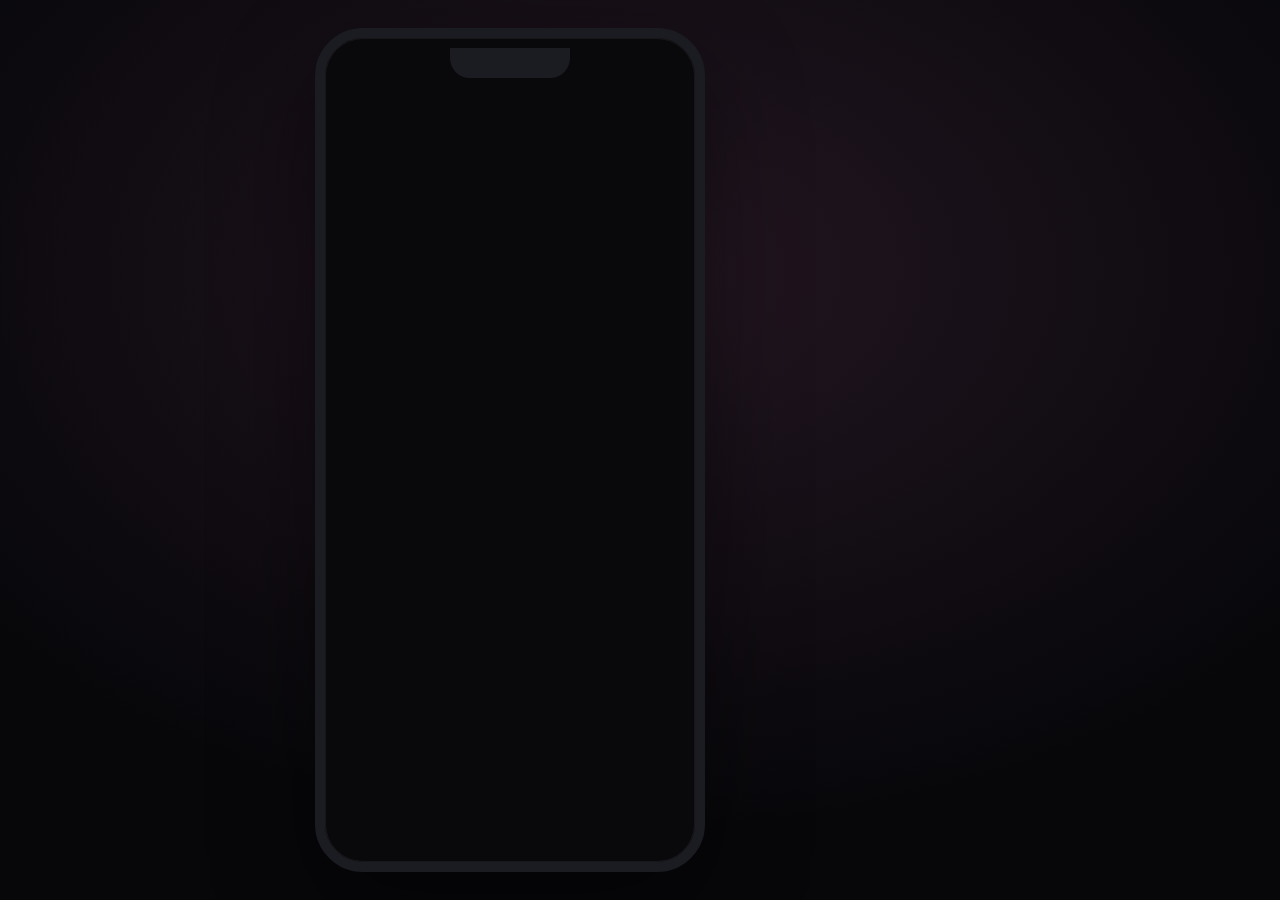
<file: index.html>
<!doctype html>
<html lang="ru">
<head>
<meta charset="utf-8">
<meta name="viewport" content="width=device-width, initial-scale=1, viewport-fit=cover, user-scalable=no">
<meta name="app-version" content="0.2.2">
<meta name="theme-color" content="#0B0B0F">
<meta name="color-scheme" content="light dark">
<meta name="format-detection" content="telephone=no">
<title>Хаха. Знакомства по приколу</title>
<link rel="icon" href="data:image/svg+xml,%3Csvg xmlns=%27http://www.w3.org/2000/svg%27 viewBox=%270 0 100 100%27%3E%3Ctext y=%27.9em%27 font-size=%2790%27%3E%F0%9F%98%82%3C/text%3E%3C/svg%3E">
<link rel="stylesheet" href="css/app.css">
<link rel="stylesheet" href="css/themes/night.css">
<link rel="stylesheet" href="css/themes/meme.css">
<link rel="stylesheet" href="css/themes/journal.css">
<link rel="stylesheet" href="css/themes/sticker.css">
<script src="js/theme.js"></script>
<script src="https://telegram.org/js/telegram-web-app.js"></script>
</head>
<body>
<div id="stage">
  <div id="phone">
    <div id="app">
      <section class="screen" data-screen="splash"></section>
      <section class="screen" data-screen="onboarding"></section>
      <section class="screen" data-screen="quiz"></section>
      <section class="screen" data-screen="style"></section>
      <section class="screen" data-screen="result"></section>
      <section class="screen tabroot" data-screen="feed"></section>
      <section class="screen" data-screen="person"></section>
      <section class="screen tabroot" data-screen="likes"></section>
      <section class="screen tabroot" data-screen="chats"></section>
      <section class="screen" data-screen="chat"></section>
      <section class="screen" data-screen="jotd"></section>
      <section class="screen tabroot" data-screen="me"></section>
      <section class="screen" data-screen="filters"></section>
    </div>
    <div id="overlay"></div>
    <nav id="tabbar" class="tabbar" hidden>
      <button class="tab" data-tab="feed" type="button"><span class="ico">🃏</span><span>Анкеты</span></button>
      <button class="tab" data-tab="likes" type="button"><span class="ico">🔥</span><span>Лайки</span><span class="dot" hidden></span></button>
      <button class="tab" data-tab="chats" type="button"><span class="ico">💬</span><span>Чаты</span><span class="dot" hidden></span></button>
      <button class="tab" data-tab="me" type="button"><span class="ico">🙂</span><span>Профиль</span></button>
    </nav>
    <div id="toast" role="status" aria-live="polite"></div>
  </div>
  <aside id="theme-dock" aria-label="Оформление"></aside>
</div>
<script src="js/data.js"></script>
<script src="js/humor.js"></script>
<script src="js/swipe.js"></script>
<script src="js/tg.js"></script>
<script src="js/app.js"></script>
</body>
</html>
</file>
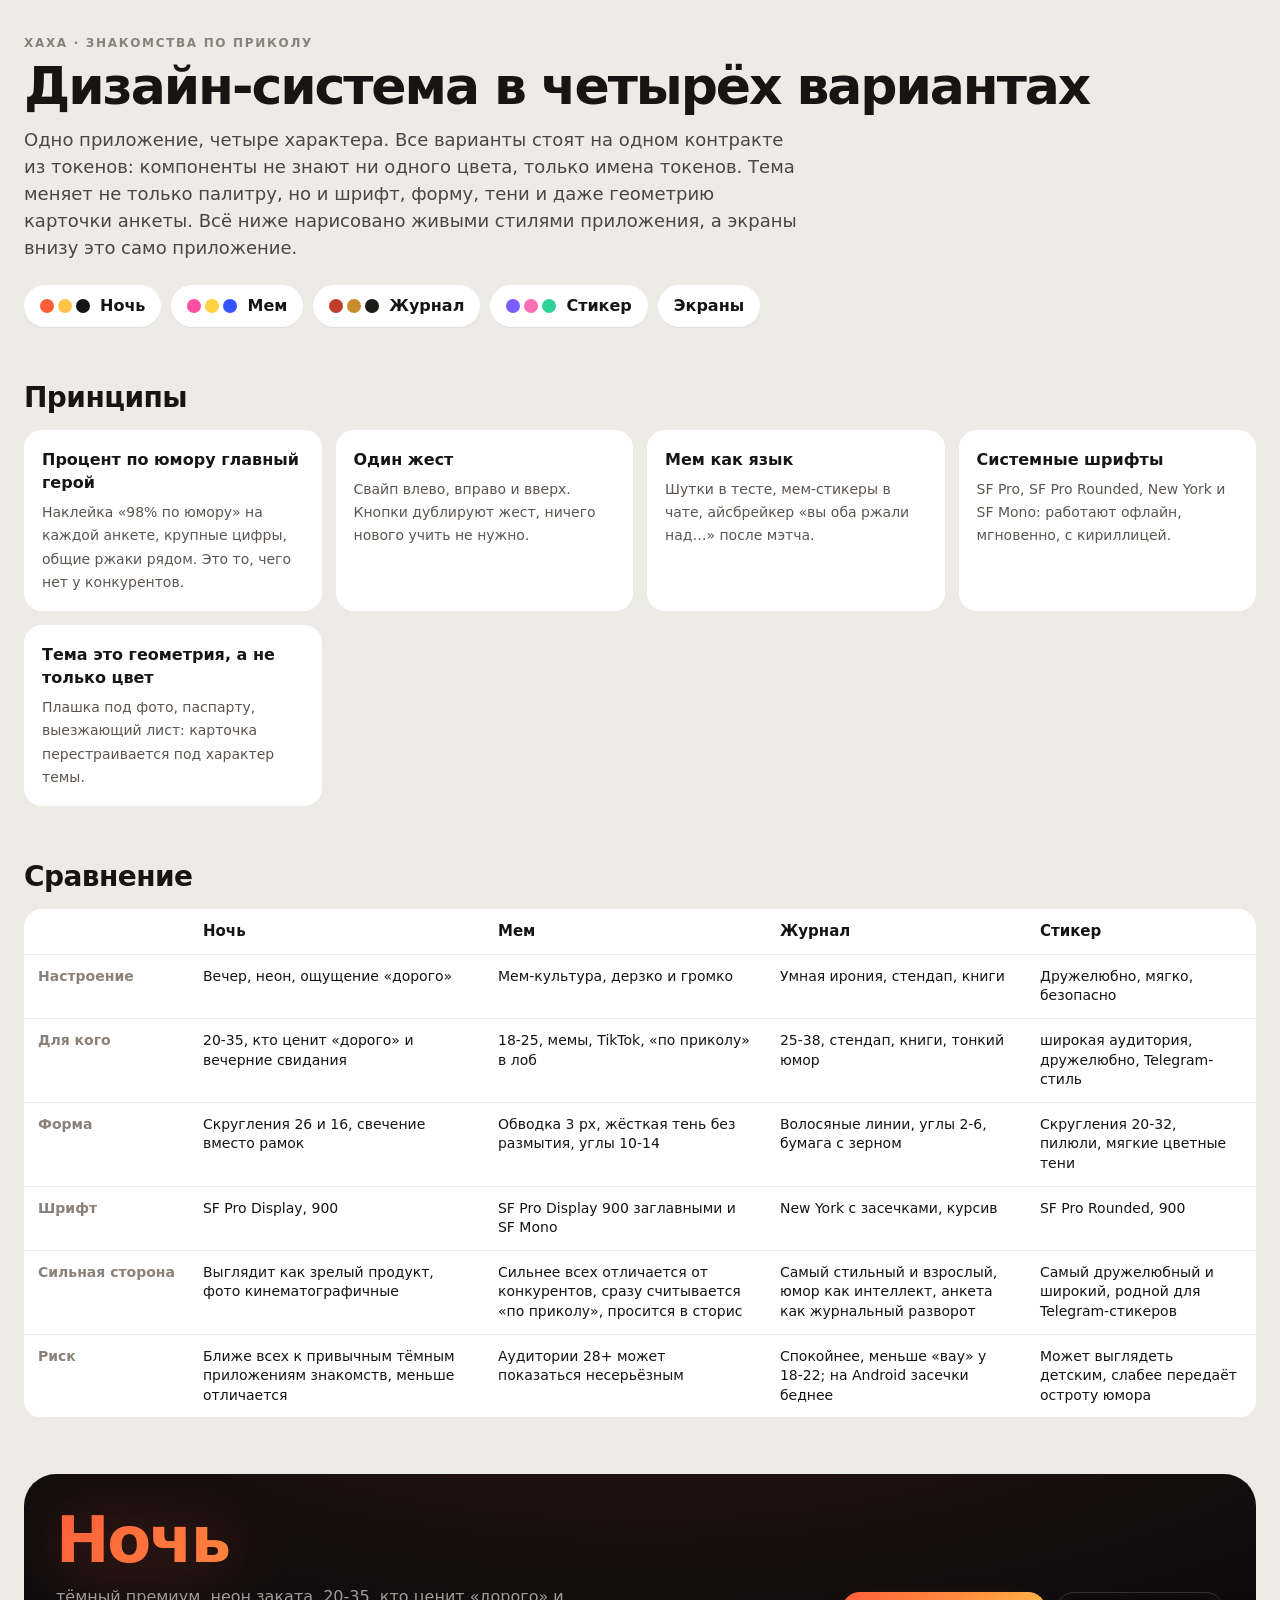
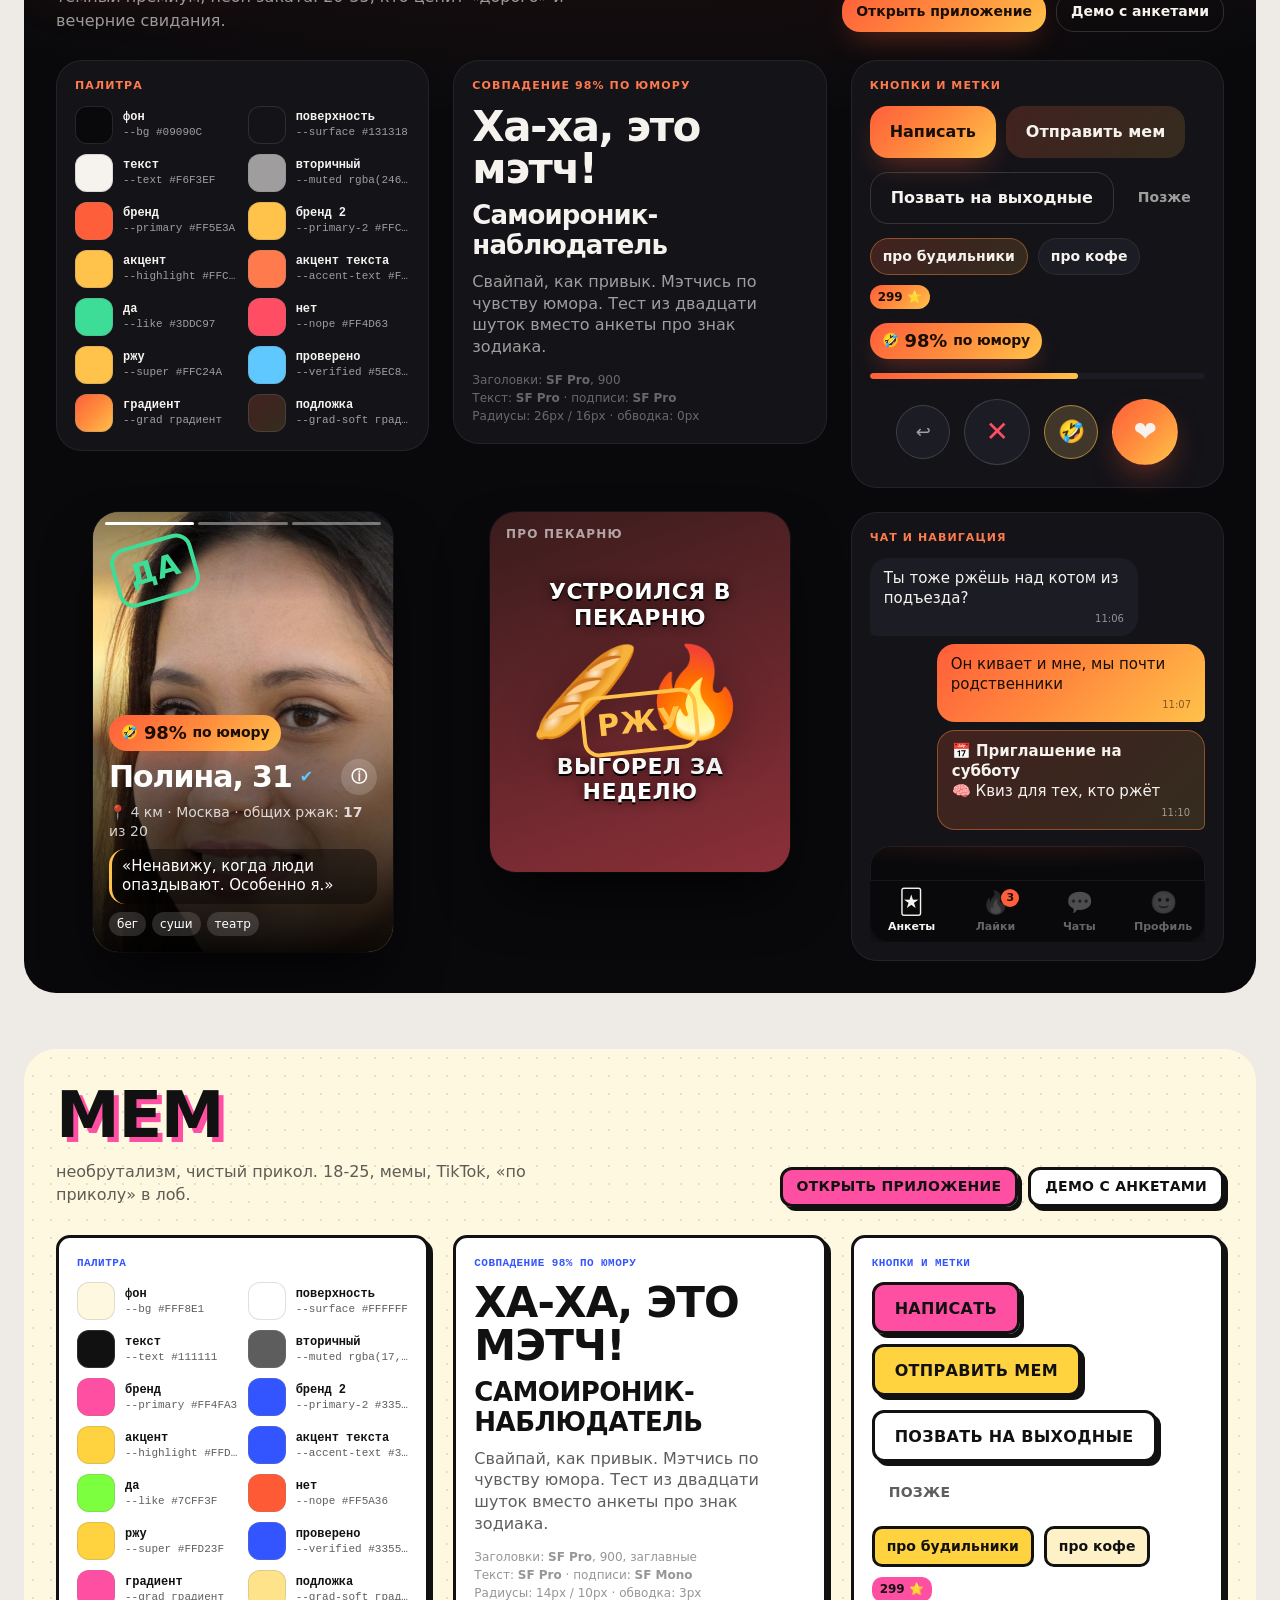
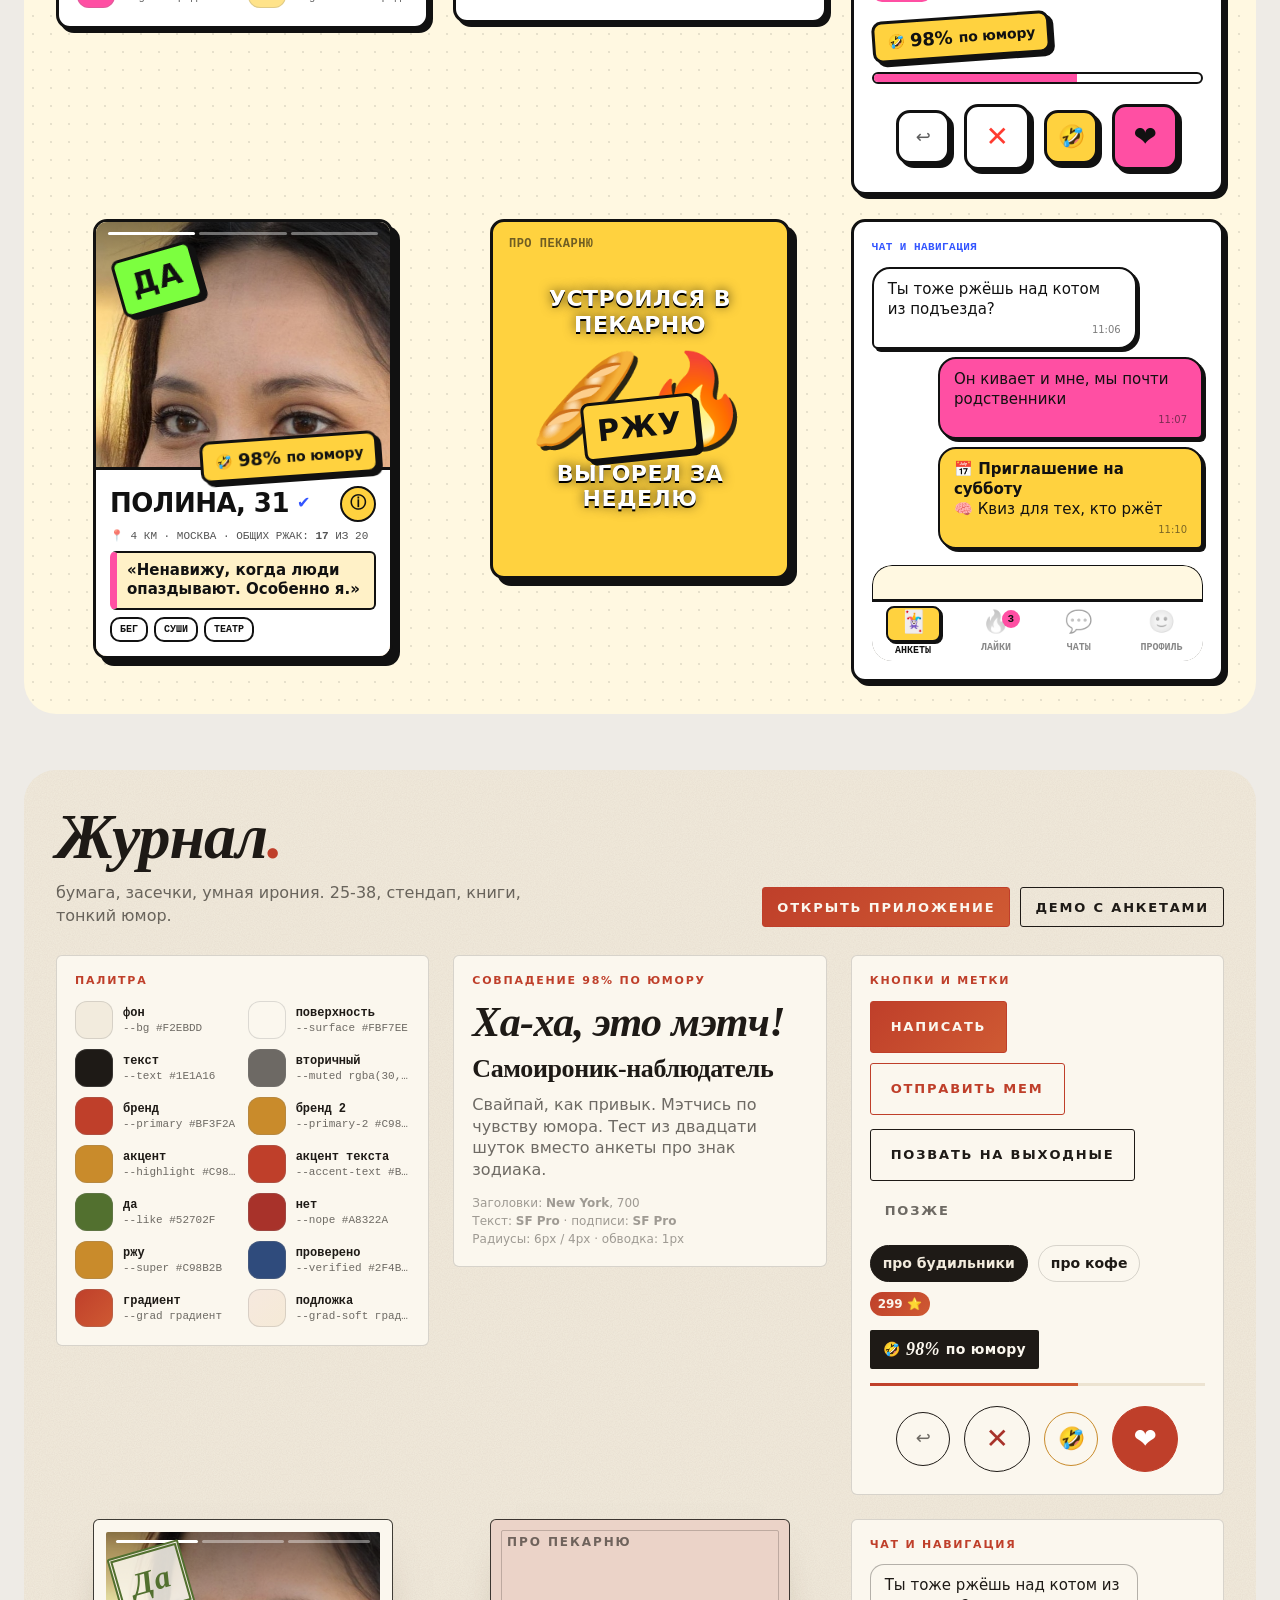
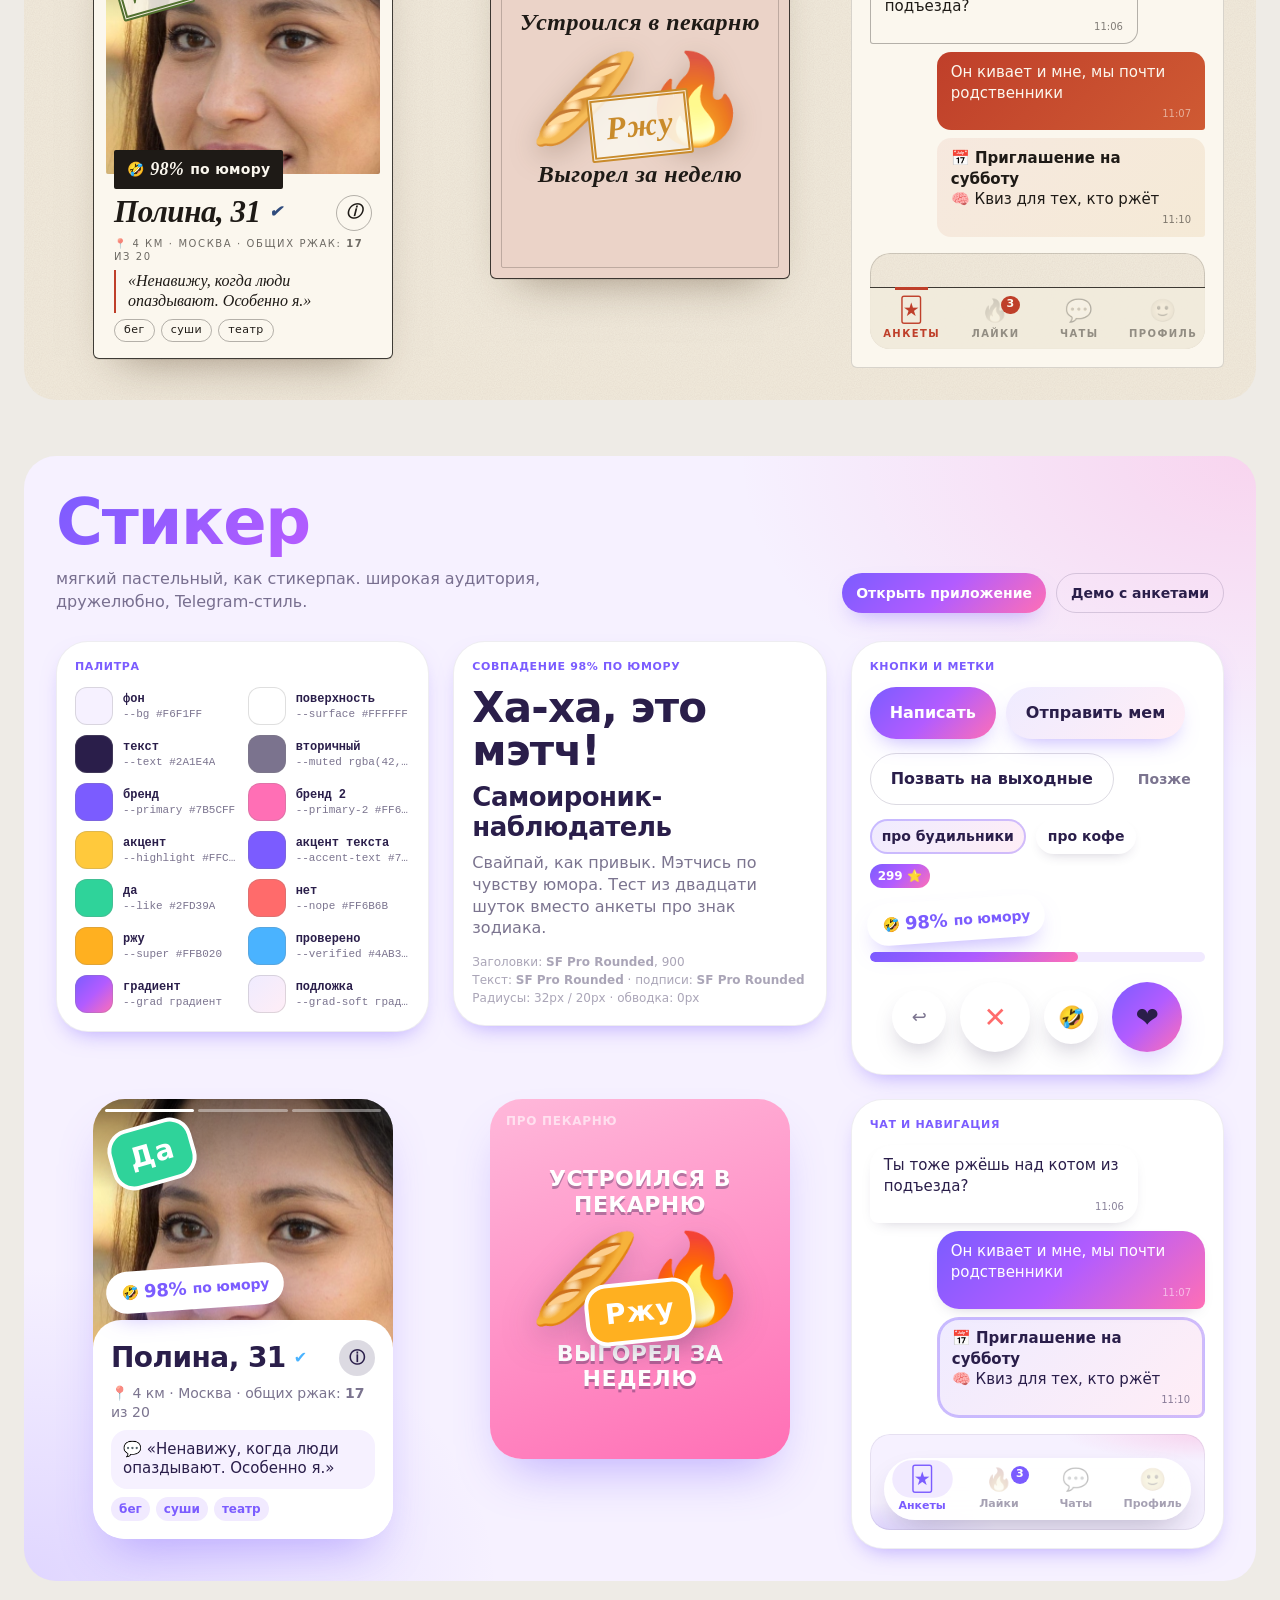
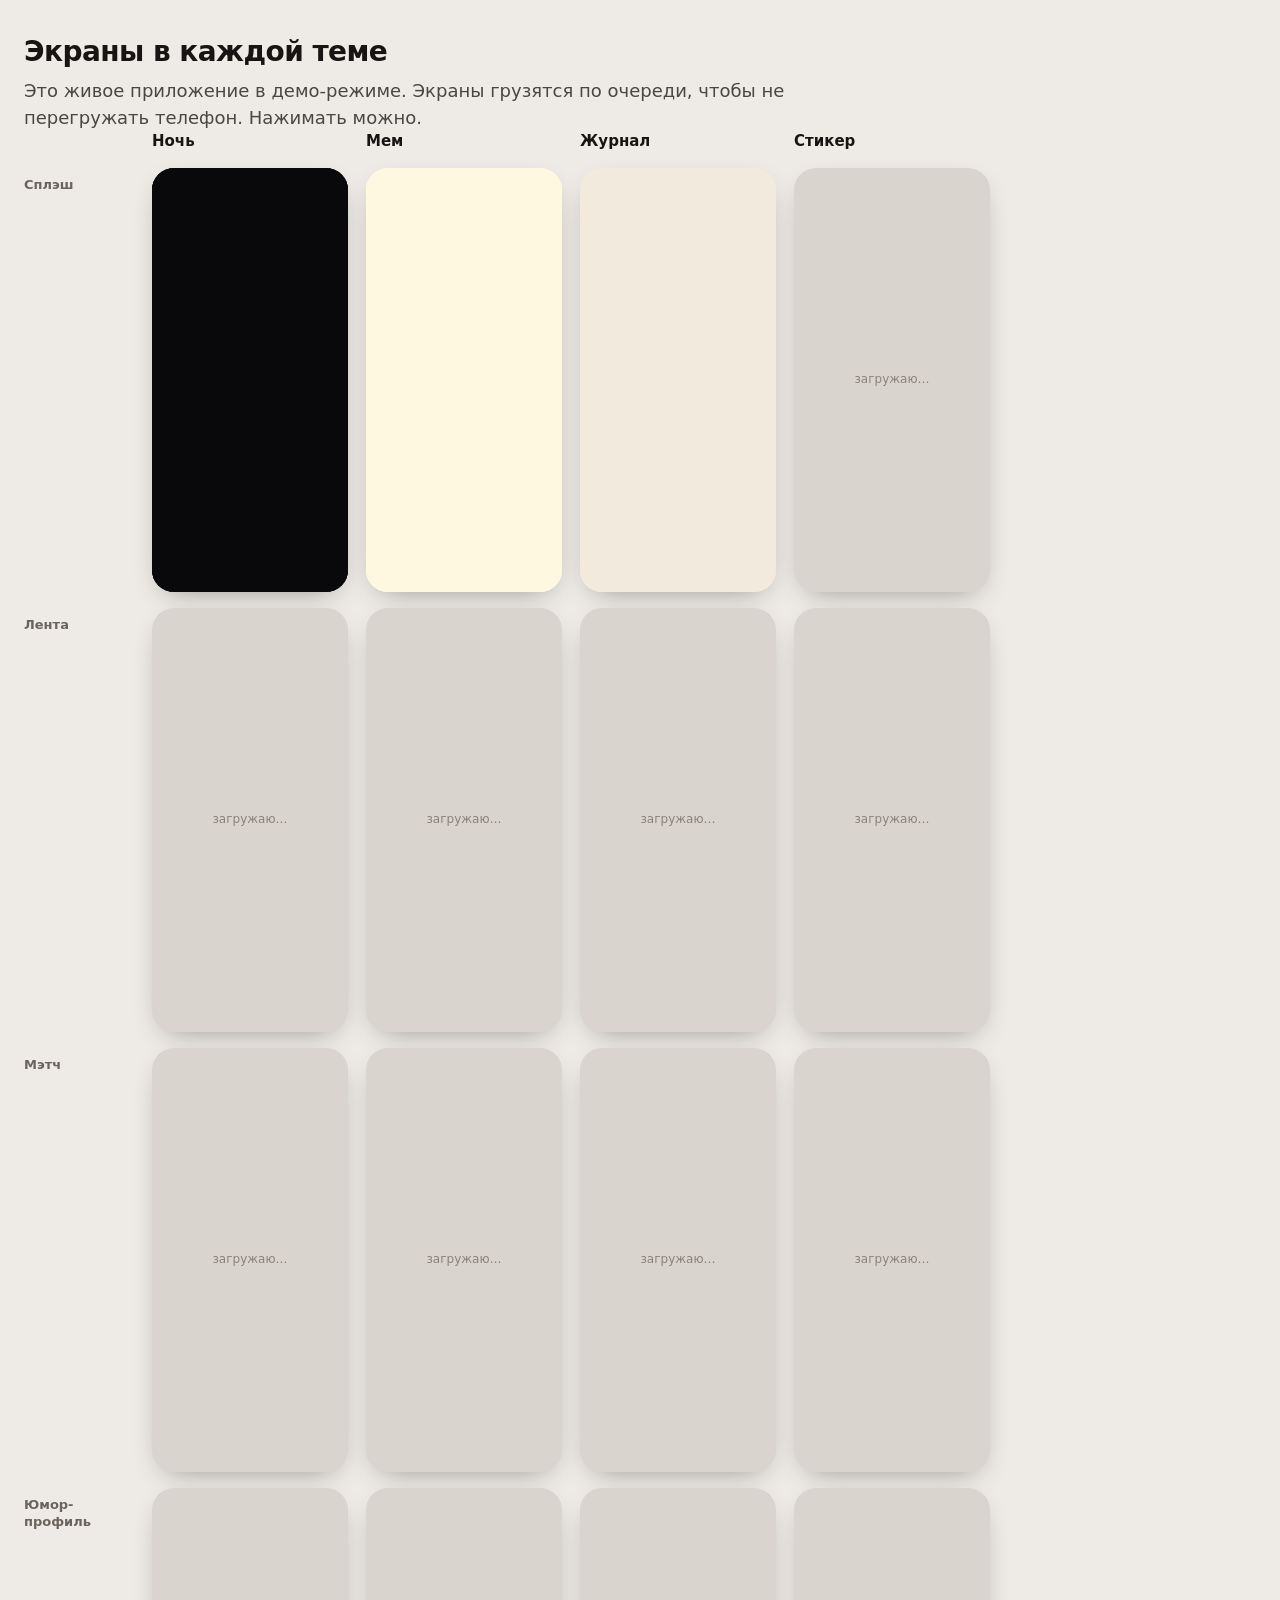
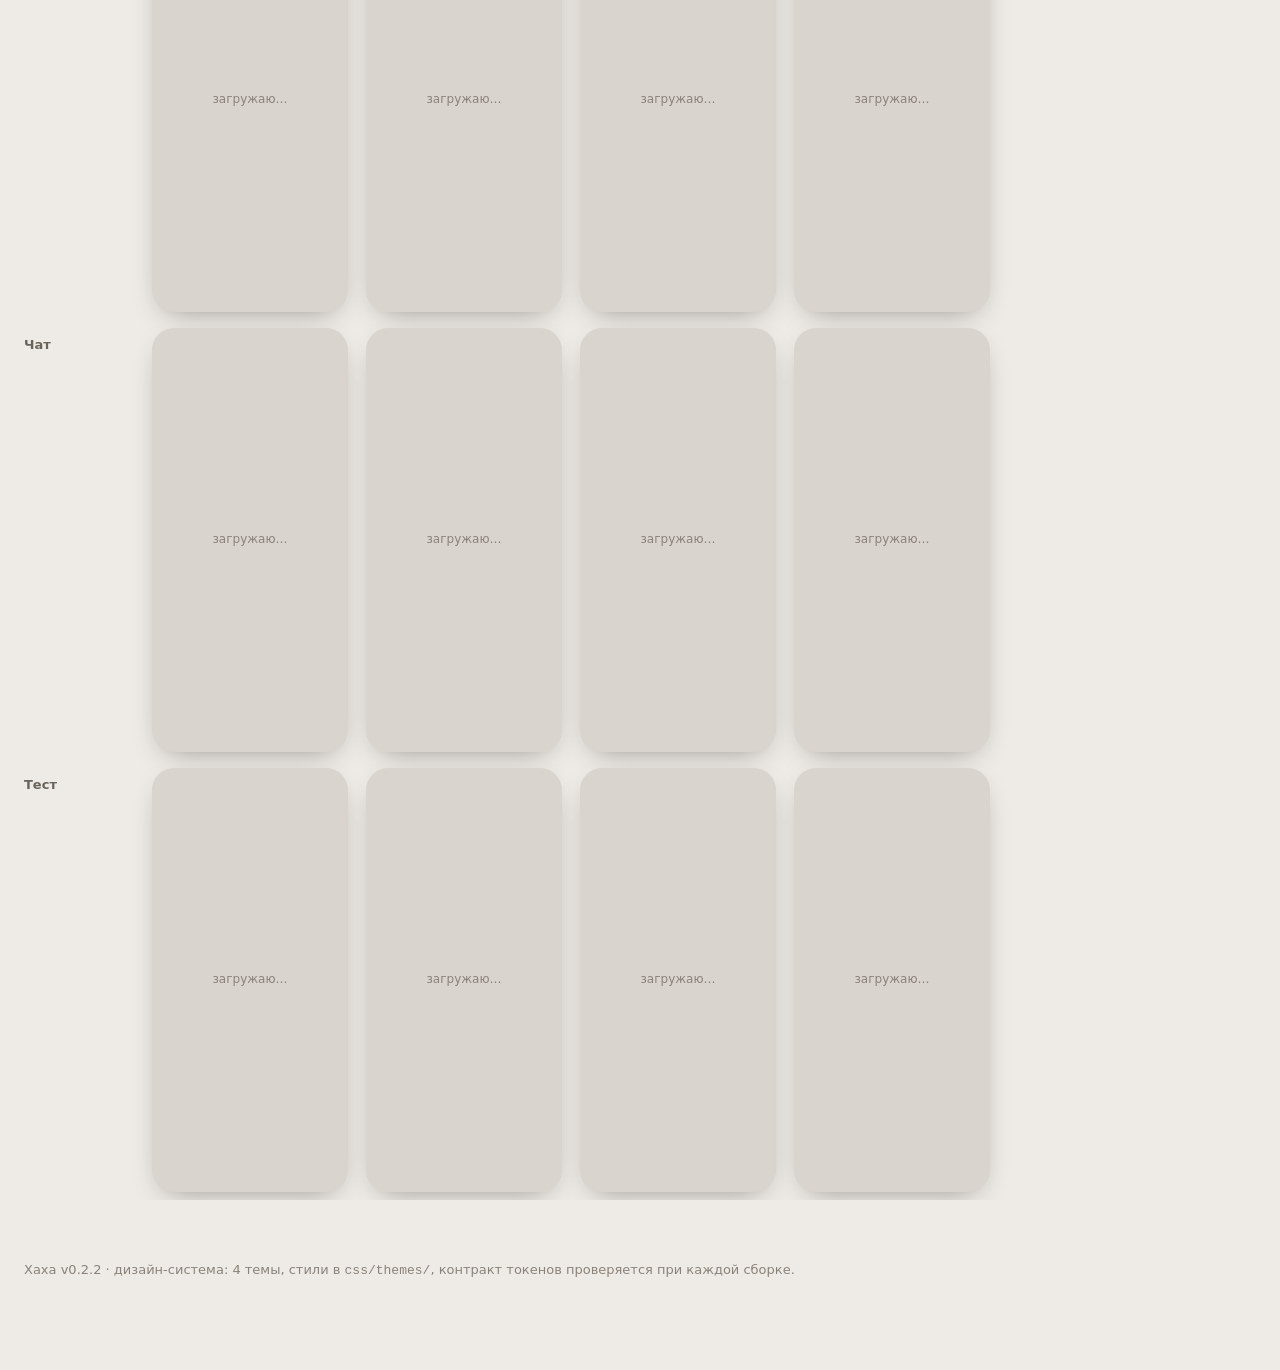
<file: design.html>
<!doctype html>
<html lang="ru" data-theme-auto="off">
<head>
<meta charset="utf-8">
<meta name="viewport" content="width=device-width, initial-scale=1">
<meta name="color-scheme" content="light">
<meta name="app-version" content="0.2.2">
<title>Хаха: дизайн-система</title>
<link rel="icon" href="data:image/svg+xml,%3Csvg xmlns=%27http://www.w3.org/2000/svg%27 viewBox=%270 0 100 100%27%3E%3Ctext y=%27.9em%27 font-size=%2790%27%3E%F0%9F%98%82%3C/text%3E%3C/svg%3E">
<link rel="stylesheet" href="css/app.css">
<link rel="stylesheet" href="css/themes/night.css">
<link rel="stylesheet" href="css/themes/meme.css">
<link rel="stylesheet" href="css/themes/journal.css">
<link rel="stylesheet" href="css/themes/sticker.css">
<script src="js/theme.js"></script>
<style>
  /* Страница-витрина: сама страница нейтральная, темы живут на вложенных блоках [data-theme] */
  html, body { height: auto !important; overflow: auto !important; background: #EEEBE6; color: #171514; font-family: -apple-system, BlinkMacSystemFont, "SF Pro Text", "Inter", "Segoe UI", Roboto, system-ui, sans-serif; }
  .sg { max-width: 1320px; margin: 0 auto; padding: 36px 24px 90px; }
  .sg-head .kicker { font: 700 12px/1.2 -apple-system, system-ui, sans-serif; letter-spacing: 0.14em; text-transform: uppercase; color: #8A827A; }
  .sg-head .title { font: 900 52px/1 -apple-system, BlinkMacSystemFont, "SF Pro Display", system-ui, sans-serif; letter-spacing: -0.04em; margin: 10px 0 0; }
  .sg-lead { font-size: 18px; color: #4A4642; max-width: 780px; margin-top: 14px; line-height: 1.5; }
  .sg-nav { display: flex; flex-wrap: wrap; gap: 10px; margin-top: 24px; }
  .sg-nav a { display: inline-flex; align-items: center; gap: 10px; padding: 10px 16px; border-radius: 999px; background: #fff; color: inherit; text-decoration: none; font-weight: 700; box-shadow: 0 1px 0 rgba(0,0,0,.06); }
  .sg-nav a i { width: 14px; height: 14px; border-radius: 50%; display: inline-block; margin-left: -6px; box-shadow: 0 0 0 2px #fff; }
  .sg-nav a i:first-child { margin-left: 0; }
  .sg-block { margin-top: 56px; }
  .sg-h { font: 800 28px/1.1 -apple-system, BlinkMacSystemFont, "SF Pro Display", system-ui, sans-serif; letter-spacing: -0.02em; margin: 0 0 16px; }
  .sg-principles { display: grid; grid-template-columns: repeat(auto-fit, minmax(240px, 1fr)); gap: 14px; }
  .sg-principles div { background: #fff; border-radius: 18px; padding: 18px; line-height: 1.45; }
  .sg-principles b { display: block; font-size: 16px; margin-bottom: 6px; }
  .sg-principles span { color: #5C5650; font-size: 14px; }
  .sg-table-wrap { overflow-x: auto; background: #fff; border-radius: 18px; }
  .sg-table { border-collapse: collapse; width: 100%; min-width: 860px; font-size: 14px; line-height: 1.4; }
  .sg-table th, .sg-table td { padding: 12px 14px; text-align: left; vertical-align: top; border-bottom: 1px solid #EEE9E2; }
  .sg-table th { font-size: 12px; letter-spacing: 0.08em; text-transform: uppercase; color: #8A827A; font-weight: 700; }
  .sg-table td:first-child { color: #8A827A; font-weight: 600; white-space: nowrap; }
  .sg-table thead th { color: #171514; font-size: 15px; letter-spacing: 0; text-transform: none; }

  /* Блок одной темы */
  .sg-theme { margin-top: 56px; border-radius: 32px; padding: 32px; background-color: var(--bg); background-image: var(--bg-art); background-size: var(--bg-art-size, auto); color: var(--text); font-family: var(--font-body); overflow: hidden; }
  .sg-theme-head { display: flex; flex-wrap: wrap; align-items: flex-end; justify-content: space-between; gap: 16px; }
  .sg-theme-head .logo { font-size: 64px; line-height: 1.08; margin-bottom: 10px; padding-right: 0.1em; }
  .sg-theme-head .meta { color: var(--muted); max-width: 520px; line-height: 1.45; }
  .sg-theme-head .open { display: flex; gap: 10px; flex-wrap: wrap; }
  .sg-grid { display: grid; grid-template-columns: repeat(auto-fit, minmax(290px, 1fr)); gap: 24px; margin-top: 28px; align-items: start; }
  .sg-card { background: var(--surface); border: max(1px, var(--bw)) solid var(--edge); border-radius: var(--radius); padding: 18px; box-shadow: var(--shadow-btn); }
  .sg-card > .eyebrow { display: block; font-size: 11px; font-weight: 800; color: var(--accent-text); margin-bottom: 12px; }
  .sg-swatches { display: grid; grid-template-columns: repeat(2, 1fr); gap: 10px; }
  .sg-sw { display: flex; align-items: center; gap: 10px; min-width: 0; }
  .sg-sw i { width: 38px; height: 38px; flex: none; border-radius: 12px; box-shadow: inset 0 0 0 1px rgba(128, 128, 128, 0.25); }
  .sg-sw > div { min-width: 0; }
  .sg-sw b { display: block; font-size: 12px; font-family: ui-monospace, "SF Mono", Menlo, monospace; font-weight: 600; }
  .sg-sw code { display: block; font-size: 11px; color: var(--muted); white-space: nowrap; overflow: hidden; text-overflow: ellipsis; font-family: ui-monospace, "SF Mono", Menlo, monospace; }
  .sg-spec h1 { font-size: 42px; line-height: 1.02; }
  .sg-spec h2 { font-size: 26px; margin-top: 10px; }
  .sg-spec p { margin-top: 10px; color: var(--muted); }
  .sg-spec .fonts { margin-top: 14px; font-size: 12px; color: var(--faint); line-height: 1.5; }
  .sg-row { display: flex; flex-wrap: wrap; gap: 10px; align-items: center; margin-bottom: 14px; }
  .sg-deck { position: relative; width: 100%; max-width: 300px; height: 440px; margin: 0 auto; }
  .sg-deck.q { height: 360px; }
  .sg-chat { display: flex; flex-direction: column; gap: 8px; }
  .sg-tabwrap { position: relative; height: 96px; border-radius: 20px; overflow: hidden; background-color: var(--bg); background-image: var(--bg-art); box-shadow: inset 0 0 0 1px var(--edge); }

  /* Матрица экранов */
  .sg-matrix-wrap { overflow-x: auto; padding-bottom: 8px; }
  .sg-matrix { display: grid; grid-template-columns: 110px repeat(4, 196px); gap: 16px 18px; align-items: start; min-width: 950px; }
  .sg-matrix .colh { font-weight: 800; font-size: 15px; display: flex; align-items: center; gap: 8px; }
  .sg-matrix .rowh { font-size: 13px; color: #6B645D; font-weight: 700; padding-top: 8px; }
  .sg-shot { position: relative; width: 196px; height: 424px; border-radius: 22px; overflow: hidden; background: #D9D4CD; box-shadow: 0 10px 30px -14px rgba(0, 0, 0, 0.45); }
  .sg-shot iframe { position: absolute; left: 0; top: 0; width: 390px; height: 844px; border: 0; transform: scale(0.5026); transform-origin: 0 0; }
  .sg-shot .wait { position: absolute; inset: 0; display: grid; place-items: center; color: #8A827A; font-size: 12px; }
  .sg-foot { margin-top: 60px; color: #8A827A; font-size: 13px; line-height: 1.6; }
  @media (max-width: 640px) { .sg-head .title { font-size: 38px; } .sg-theme { padding: 20px; border-radius: 24px; } }
</style>
</head>
<body>
<main class="sg">
  <header class="sg-head">
    <div class="kicker">Хаха · знакомства по приколу</div>
    <div class="title">Дизайн-система в четырёх вариантах</div>
    <p class="sg-lead">Одно приложение, четыре характера. Все варианты стоят на одном контракте из токенов: компоненты не знают ни одного цвета, только имена токенов. Тема меняет не только палитру, но и шрифт, форму, тени и даже геометрию карточки анкеты. Всё ниже нарисовано живыми стилями приложения, а экраны внизу это само приложение.</p>
    <nav class="sg-nav" id="sg-nav"></nav>
  </header>

  <section class="sg-block">
    <h2 class="sg-h">Принципы</h2>
    <div class="sg-principles">
      <div><b>Процент по юмору главный герой</b><span>Наклейка «98% по юмору» на каждой анкете, крупные цифры, общие ржаки рядом. Это то, чего нет у конкурентов.</span></div>
      <div><b>Один жест</b><span>Свайп влево, вправо и вверх. Кнопки дублируют жест, ничего нового учить не нужно.</span></div>
      <div><b>Мем как язык</b><span>Шутки в тесте, мем-стикеры в чате, айсбрейкер «вы оба ржали над…» после мэтча.</span></div>
      <div><b>Системные шрифты</b><span>SF Pro, SF Pro Rounded, New York и SF Mono: работают офлайн, мгновенно, с кириллицей.</span></div>
      <div><b>Тема это геометрия, а не только цвет</b><span>Плашка под фото, паспарту, выезжающий лист: карточка перестраивается под характер темы.</span></div>
    </div>
  </section>

  <section class="sg-block">
    <h2 class="sg-h">Сравнение</h2>
    <div class="sg-table-wrap"><table class="sg-table" id="sg-compare"></table></div>
  </section>

  <div id="sg-themes"></div>

  <section class="sg-block" id="screens">
    <h2 class="sg-h">Экраны в каждой теме</h2>
    <p class="sg-lead" style="margin-top:-6px">Это живое приложение в демо-режиме. Экраны грузятся по очереди, чтобы не перегружать телефон. Нажимать можно.</p>
    <div class="sg-matrix-wrap"><div class="sg-matrix" id="sg-matrix"></div></div>
  </section>

  <footer class="sg-foot" id="sg-foot"></footer>
</main>
<script>
(function () {
  'use strict';
  const THEMES = Haha.theme.THEMES;
  const esc = (s) => String(s == null ? '' : s).replace(/[&<>"']/g, (c) => ({ '&': '&amp;', '<': '&lt;', '>': '&gt;', '"': '&quot;', "'": '&#39;' }[c]));
  const PHOTO = (f) => 'assets/photos/' + f;
  const VERSION = (document.querySelector('meta[name="app-version"]') || {}).content || '';
  const META = {
    night: { mood: 'Вечер, неон, ощущение «дорого»', shape: 'Скругления 26 и 16, свечение вместо рамок', type: 'SF Pro Display, 900', strong: 'Выглядит как зрелый продукт, фото кинематографичные', risk: 'Ближе всех к привычным тёмным приложениям знакомств, меньше отличается' },
    meme: { mood: 'Мем-культура, дерзко и громко', shape: 'Обводка 3 px, жёсткая тень без размытия, углы 10-14', type: 'SF Pro Display 900 заглавными и SF Mono', strong: 'Сильнее всех отличается от конкурентов, сразу считывается «по приколу», просится в сторис', risk: 'Аудитории 28+ может показаться несерьёзным' },
    journal: { mood: 'Умная ирония, стендап, книги', shape: 'Волосяные линии, углы 2-6, бумага с зерном', type: 'New York с засечками, курсив', strong: 'Самый стильный и взрослый, юмор как интеллект, анкета как журнальный разворот', risk: 'Спокойнее, меньше «вау» у 18-22; на Android засечки беднее' },
    sticker: { mood: 'Дружелюбно, мягко, безопасно', shape: 'Скругления 20-32, пилюли, мягкие цветные тени', type: 'SF Pro Rounded, 900', strong: 'Самый дружелюбный и широкий, родной для Telegram-стикеров', risk: 'Может выглядеть детским, слабее передаёт остроту юмора' }
  };
  const SWATCHES = [
    ['--bg', 'фон'], ['--surface', 'поверхность'], ['--text', 'текст'], ['--muted', 'вторичный'],
    ['--primary', 'бренд'], ['--primary-2', 'бренд 2'], ['--highlight', 'акцент'], ['--accent-text', 'акцент текста'],
    ['--like', 'да'], ['--nope', 'нет'], ['--super', 'ржу'], ['--verified', 'проверено'],
    ['--grad', 'градиент'], ['--grad-soft', 'подложка']
  ];
  const SCREENS = [['splash', 'Сплэш'], ['feed', 'Лента'], ['match:p03', 'Мэтч'], ['result', 'Юмор-профиль'], ['chat:p03', 'Чат'], ['quiz', 'Тест']];
  const fontName = (stack) => {
    const f = (stack || '').split(',')[0].trim().replace(/"/g, '');
    return ({ 'ui-serif': 'New York', 'ui-rounded': 'SF Pro Rounded', '-apple-system': 'SF Pro', 'ui-monospace': 'SF Mono' })[f] || f;
  };
  const dots = (t) => t.swatch.map((c) => `<i style="background:${c}"></i>`).join('');

  document.getElementById('sg-nav').innerHTML = THEMES.map((t) => `<a href="#t-${t.id}">${dots(t)}<span>${esc(t.name)}</span></a>`).join('') + '<a href="#screens">Экраны</a>';

  const rows = [['Настроение', 'mood'], ['Для кого', null], ['Форма', 'shape'], ['Шрифт', 'type'], ['Сильная сторона', 'strong'], ['Риск', 'risk']];
  document.getElementById('sg-compare').innerHTML =
    `<thead><tr><th></th>${THEMES.map((t) => `<th>${esc(t.name)}</th>`).join('')}</tr></thead><tbody>` +
    rows.map(([label, key]) => `<tr><td>${label}</td>${THEMES.map((t) => `<td>${esc(key ? META[t.id][key] : t.audience)}</td>`).join('')}</tr>`).join('') + '</tbody>';

  document.getElementById('sg-themes').innerHTML = THEMES.map((t) => `
    <section class="sg-theme" id="t-${t.id}" data-theme="${t.id}">
      <div class="sg-theme-head">
        <div><div class="logo grad-text">${esc(t.name)}</div><p class="meta">${esc(t.tagline)}. ${esc(t.audience)}.</p></div>
        <div class="open">
          <a class="btn primary sm" href="index.html?theme=${t.id}" target="_blank" rel="noopener">Открыть приложение</a>
          <a class="btn ghost sm" href="index.html?theme=${t.id}&amp;demo=1&amp;screen=feed" target="_blank" rel="noopener">Демо с анкетами</a>
        </div>
      </div>
      <div class="sg-grid">
        <div class="sg-card"><span class="eyebrow">Палитра</span><div class="sg-swatches" data-swatches></div></div>
        <div class="sg-card sg-spec"><span class="eyebrow">Совпадение 98% по юмору</span>
          <h1>Ха-ха, это мэтч!</h1><h2>Самоироник-наблюдатель</h2>
          <p>Свайпай, как привык. Мэтчись по чувству юмора. Тест из двадцати шуток вместо анкеты про знак зодиака.</p>
          <div class="fonts" data-fonts></div>
        </div>
        <div class="sg-card"><span class="eyebrow">Кнопки и метки</span>
          <div class="sg-row"><button class="btn primary" type="button">Написать</button><button class="btn soft" type="button">Отправить мем</button></div>
          <div class="sg-row"><button class="btn ghost" type="button">Позвать на выходные</button><button class="btn link sm" type="button">Позже</button></div>
          <div class="sg-row"><span class="chip on">про будильники</span><span class="chip">про кофе</span><span class="badge grad">299 ⭐</span></div>
          <div class="sg-row"><span class="hbadge"><span>🤣</span><span class="n">98%</span><span>по юмору</span></span></div>
          <div class="progress" style="margin:6px 0 16px"><i style="width:62%"></i></div>
          <div class="actions" style="padding:4px 0"><button class="act undo" type="button">↩</button><button class="act big nope" type="button">✕</button><button class="act super" type="button">🤣</button><button class="act big like" type="button">❤️</button></div>
        </div>
        <div><div class="sg-deck">
          <div class="card" data-depth="0" style="--s-like:1">
            <div class="photo" style="background-image:url('${PHOTO('p06-1.jpg')}')"></div><div class="shade"></div>
            <div class="dots"><i class="on"></i><i></i><i></i></div>
            <div class="stamp like">Да</div>
            <div class="info">
              <span class="hbadge"><span>🤣</span><span class="n">98%</span><span>по юмору</span></span>
              <div class="name">Полина, 31 <span class="v">✔︎</span><button class="iconbtn infobtn" type="button">ⓘ</button></div>
              <div class="meta">📍 4 км · Москва · общих ржак: <b>17</b> из 20</div>
              <div class="joke">«Ненавижу, когда люди опаздывают. Особенно я.»</div>
              <div class="tagrow"><span>бег</span><span>суши</span><span>театр</span></div>
            </div>
          </div>
        </div></div>
        <div><div class="sg-deck q">
          <div class="card qcard bg3" data-depth="0" style="--s-super:1">
            <div class="topic">про пекарню</div>
            <div class="cap">Устроился в пекарню</div><div class="scene">🥖🔥</div><div class="cap">Выгорел за неделю</div>
            <div class="stamp super">Ржу</div>
          </div>
        </div></div>
        <div class="sg-card"><span class="eyebrow">Чат и навигация</span>
          <div class="sg-chat">
            <div class="bubble">Ты тоже ржёшь над котом из подъезда?<span class="t">11:06</span></div>
            <div class="bubble me">Он кивает и мне, мы почти родственники<span class="t">11:07</span></div>
            <div class="bubble date me"><b>📅 Приглашение на субботу</b>🧠 Квиз для тех, кто ржёт<span class="t">11:10</span></div>
          </div>
          <div class="sg-tabwrap" style="margin-top:16px"><nav class="tabbar">
            <button class="tab on" type="button"><span class="ico">🃏</span><span>Анкеты</span></button>
            <button class="tab" type="button"><span class="ico">🔥</span><span>Лайки</span><span class="dot">3</span></button>
            <button class="tab" type="button"><span class="ico">💬</span><span>Чаты</span></button>
            <button class="tab" type="button"><span class="ico">🙂</span><span>Профиль</span></button>
          </nav></div>
        </div>
      </div>
    </section>`).join('');

  // Палитра и шрифты читаются из живых токенов блока темы: страница не может разойтись с CSS
  document.querySelectorAll('.sg-theme').forEach((sec) => {
    const cs = getComputedStyle(sec);
    const val = (k) => cs.getPropertyValue(k).trim();
    sec.querySelector('[data-swatches]').innerHTML = SWATCHES.map(([k, label]) => {
      const v = val(k);
      const shown = v.startsWith('linear-gradient') ? 'градиент' : v;
      return `<div class="sg-sw"><i style="background:var(${k})"></i><div><b>${esc(label)}</b><code>${esc(k)} ${esc(shown)}</code></div></div>`;
    }).join('');
    sec.querySelector('[data-fonts]').innerHTML =
      `Заголовки: <b>${esc(fontName(val('--font-display')))}</b>, ${esc(val('--w-display'))}${val('--style-display') === 'italic' ? ', курсив' : ''}${val('--case-display') === 'uppercase' ? ', заглавные' : ''}<br>` +
      `Текст: <b>${esc(fontName(val('--font-body')))}</b> · подписи: <b>${esc(fontName(val('--font-label')))}</b><br>` +
      `Радиусы: ${esc(val('--radius'))} / ${esc(val('--radius-s'))} · обводка: ${esc(val('--bw'))}`;
  });

  // Матрица экранов: живое приложение в демо-режиме, фреймы грузятся по одному
  const grid = document.getElementById('sg-matrix');
  let html = '<div></div>' + THEMES.map((t) => `<div class="colh">${esc(t.name)}</div>`).join('');
  SCREENS.forEach(([scr, label]) => {
    html += `<div class="rowh">${esc(label)}</div>` + THEMES.map((t) =>
      `<div class="sg-shot"><div class="wait">загружаю…</div><iframe title="${esc(t.name)}: ${esc(label)}" data-src="index.html?embed=1&amp;demo=1&amp;theme=${t.id}&amp;screen=${encodeURIComponent(scr)}"></iframe></div>`).join('');
  });
  grid.innerHTML = html;
  const frames = [...grid.querySelectorAll('iframe')];
  let started = false, i = 0;
  const next = () => {
    if (i >= frames.length) { document.documentElement.setAttribute('data-matrix', 'done'); return; }
    const f = frames[i++];
    f.addEventListener('load', () => { const w = f.parentNode.querySelector('.wait'); if (w) w.remove(); setTimeout(next, 120); }, { once: true });
    f.src = f.dataset.src;
  };
  const start = () => { if (!started) { started = true; next(); } };
  if ('IntersectionObserver' in window) {
    const io = new IntersectionObserver((es) => { if (es.some((e) => e.isIntersecting)) { io.disconnect(); start(); } }, { rootMargin: '600px' });
    io.observe(document.getElementById('screens'));
  } else start();

  document.getElementById('sg-foot').innerHTML = `Хаха ${esc(VERSION ? 'v' + VERSION : '')} · дизайн-система: ${THEMES.length} темы, стили в <code>css/themes/</code>, контракт токенов проверяется при каждой сборке.`;
})();
</script>
</body>
</html>
</file>
<file: css/app.css>
/* «Хаха»: базовые стили. Компоненты берут цвет, форму, объём и шрифты ТОЛЬКО из токенов.
   Токены задают темы в css/themes/*.css (контракт: design/README.md, проверка: scripts/lint_tokens.js).
   Здесь нет ни одного цвета бренда: только структура и поведение. Офлайн, системные шрифты. */
:root {
  --tab-h: 62px;
  --tab-gap: 0px;
  --app-h: 100dvh;
  --safe-t: env(safe-area-inset-top, 0px);
  --safe-b: env(safe-area-inset-bottom, 0px);
  --ease: cubic-bezier(0.2, 0.8, 0.2, 1);
  --spring: cubic-bezier(0.34, 1.56, 0.64, 1);
}

* { box-sizing: border-box; -webkit-tap-highlight-color: transparent; }
[hidden] { display: none !important; }
html, body {
  margin: 0; padding: 0;
  background: var(--bg); color: var(--text);
  font-family: var(--font-body); font-size: 16px; line-height: 1.35;
  overscroll-behavior: none; -webkit-text-size-adjust: 100%;
}
body { height: var(--app-h); overflow: hidden; }
button, input, textarea, select { font: inherit; color: inherit; }
button { touch-action: manipulation; cursor: pointer; }
img { max-width: 100%; display: block; }

/* Сцена и рамка телефона (только на большом экране) */
#stage { height: 100%; width: 100%; display: flex; align-items: center; justify-content: center; gap: 40px; }
#phone { position: relative; width: 100%; height: 100%; overflow: hidden; background: var(--bg); }
#theme-dock { display: none; }
@media (min-width: 500px) and (min-height: 900px) {
  #stage { background: var(--frame-bg); }
  #phone {
    width: 390px; height: 844px; border-radius: 48px; flex: none;
    border: 10px solid var(--frame-edge); box-shadow: 0 40px 100px rgba(0, 0, 0, 0.45), inset 0 0 0 1px rgba(255, 255, 255, 0.06);
  }
  #phone::before {
    content: ""; position: absolute; top: 10px; left: 50%; transform: translateX(-50%);
    width: 120px; height: 30px; background: var(--frame-edge); border-radius: 0 0 20px 20px; z-index: 50; pointer-events: none;
  }
  #phone { --safe-t: 44px; --safe-b: 20px; }
}
@media (min-width: 900px) and (min-height: 900px) {
  html:not(.embed) #theme-dock { display: flex; }
}

/* Док тем рядом с телефоном: для показа с ноутбука */
#theme-dock { flex-direction: column; gap: 10px; width: 220px; }
#theme-dock .dock-title { font: 700 12px/1.2 -apple-system, system-ui, sans-serif; letter-spacing: 0.12em; text-transform: uppercase; color: rgba(128, 128, 128, 0.9); margin-bottom: 4px; }
#theme-dock button {
  display: flex; align-items: center; gap: 12px; padding: 10px 12px; border-radius: 16px; text-align: left;
  border: 1px solid rgba(128, 128, 128, 0.25); background: rgba(255, 255, 255, 0.06); color: inherit;
  font: 600 14px/1.25 -apple-system, system-ui, sans-serif; transition: transform 0.15s var(--ease), border-color 0.15s;
}
#theme-dock button:hover { transform: translateX(3px); }
#theme-dock button.on { border-color: currentColor; background: rgba(255, 255, 255, 0.14); }
#theme-dock .sw { display: flex; flex: none; }
#theme-dock .sw i { width: 16px; height: 16px; border-radius: 50%; margin-left: -5px; box-shadow: 0 0 0 2px rgba(0, 0, 0, 0.15); }
#theme-dock .sw i:first-child { margin-left: 0; }
#theme-dock small { display: block; font-weight: 500; opacity: 0.65; font-size: 12px; }
#theme-dock a { font: 600 13px/1.2 -apple-system, system-ui, sans-serif; color: inherit; opacity: 0.75; margin-top: 6px; }

/* Экраны */
#app { position: absolute; inset: 0; }
.screen {
  position: absolute; inset: 0; display: none; flex-direction: column; overflow: hidden;
  background-color: var(--bg); background-image: var(--bg-art); background-size: var(--bg-art-size, auto); padding-top: var(--safe-t);
}
.screen.on { display: flex; animation: push 0.28s var(--ease); }
.screen.leaving { display: flex; animation: pop 0.22s var(--ease) forwards; pointer-events: none; z-index: 2; }
.screen.on.tabin { animation: fade 0.18s var(--ease); }
.screen.tabroot.on { padding-bottom: calc(var(--tab-h) + var(--safe-b) + var(--tab-gap)); }
.scroll { flex: 1; min-height: 0; overflow-y: auto; -webkit-overflow-scrolling: touch; overscroll-behavior: contain; }
.pad { padding: 0 16px; }
.center { display: flex; flex-direction: column; align-items: center; justify-content: center; text-align: center; }

@keyframes push { from { transform: translateX(28px); opacity: 0; } to { transform: none; opacity: 1; } }
@keyframes pop { to { transform: translateX(28px); opacity: 0; } }
@keyframes fade { from { opacity: 0; } to { opacity: 1; } }
@keyframes scaleIn { from { transform: scale(0.88); opacity: 0; } to { transform: none; opacity: 1; } }
@keyframes rise { from { transform: translateY(16px); opacity: 0; } to { transform: none; opacity: 1; } }
@keyframes pulse { 0%, 100% { transform: scale(1); } 50% { transform: scale(1.06); } }
@keyframes blink { 0%, 80%, 100% { opacity: 0.25; } 40% { opacity: 1; } }
@keyframes confetti { 0% { transform: translateY(-20px) rotate(0); opacity: 1; } 100% { transform: translateY(640px) rotate(540deg); opacity: 0; } }
@keyframes wobble { 0%, 100% { transform: rotate(var(--badge-rot)); } 50% { transform: rotate(calc(var(--badge-rot) * -1)); } }
@media (prefers-reduced-motion: reduce) { *, *::before, *::after { animation: none !important; transition: none !important; } }

/* Типографика: дисплейный шрифт и подписи задаёт тема */
h1, h2, h3 { margin: 0; }
h1 { font-size: 30px; line-height: 1.08; }
h2 { font-size: 22px; line-height: 1.15; }
h3 { font-size: 17px; }
h1, h2, .logo, .title-big, .feedtop .brand, .card .name, .price, .display {
  font-family: var(--font-display); font-weight: var(--w-display);
  letter-spacing: var(--track-display); text-transform: var(--case-display); font-style: var(--style-display);
}
h3, .topbar .ttl { font-family: var(--font-display); font-weight: var(--w-title); letter-spacing: -0.01em; }
p { margin: 0; }
.muted { color: var(--muted); }
.faint { color: var(--faint); }
.small { font-size: 13px; }
.tiny { font-size: 11px; }
.grad-text { background: var(--grad); -webkit-background-clip: text; background-clip: text; color: transparent; }
.logo { font-size: 58px; line-height: 1; }
.eyebrow, .qnum, .qhint, .qcard .topic, .qcard .dlg .who, .likert-labels, .dock-title {
  font-family: var(--font-label); text-transform: var(--case-label); letter-spacing: var(--track-label);
}

/* Верхняя панель */
.topbar { display: flex; align-items: center; gap: 8px; min-height: 52px; padding: 4px 8px; }
.topbar .ttl { flex: 1; text-align: center; font-size: 17px; }
.topbar .spacer { width: 44px; }
.iconbtn {
  width: 44px; height: 44px; border-radius: var(--radius-s); border: 0; background: transparent; color: var(--text);
  display: grid; place-items: center; font-size: 20px;
}
.iconbtn:active { background: var(--surface-2); }

/* Кнопки */
.btn {
  display: inline-flex; align-items: center; justify-content: center; gap: 8px;
  min-height: 52px; padding: 0 20px; border-radius: var(--radius-btn); border: var(--bw) solid var(--bc);
  font-weight: 700; font-size: 16px; color: var(--text); background: var(--surface-2);
  box-shadow: var(--shadow-btn); transition: transform 0.14s var(--ease), box-shadow 0.14s var(--ease), opacity 0.14s;
}
.btn:active { transform: var(--press); }
.btn.primary { background: var(--grad); color: var(--on-primary); }
.btn.ghost { background: transparent; border: max(1px, var(--bw)) solid var(--edge-2); box-shadow: none; }
.btn.soft { background: var(--grad-soft); color: var(--text); }
a.btn { text-decoration: none; }
.btn.block { width: 100%; }
.btn.sm { min-height: 40px; padding: 0 14px; font-size: 14px; }
.btn[disabled] { opacity: 0.4; pointer-events: none; }
.btn.tg { background: #2AABEE; color: #fff; }
.btn.link { background: transparent; border-color: transparent; box-shadow: none; color: var(--muted); text-decoration: none; }
.row { display: flex; gap: 10px; align-items: center; }
.row.wrap { flex-wrap: wrap; }
.stack { display: flex; flex-direction: column; gap: 12px; }
.grow { flex: 1; min-width: 0; }

/* Поля */
.field { display: flex; flex-direction: column; gap: 8px; }
.label { font-size: 13px; color: var(--muted); font-weight: 600; }
.input, textarea.input {
  width: 100%; min-height: 52px; padding: 12px 16px; border-radius: var(--radius-s); border: max(1px, var(--bw)) solid var(--edge);
  background: var(--surface); color: var(--text); font-size: 16px; outline: none;
}
.input:focus { border-color: var(--primary); }
.input::placeholder { color: var(--faint); }
textarea.input { min-height: 96px; resize: none; }
.seg { display: flex; gap: 6px; padding: 4px; border-radius: var(--radius-s); background: var(--surface); border: var(--bw) solid var(--bc); }
.seg button { flex: 1; min-height: 44px; border: 0; border-radius: calc(var(--radius-s) - 3px); background: transparent; color: var(--muted); font-weight: 700; }
.seg button.on { background: var(--surface-3); color: var(--text); }
.chips { display: flex; flex-wrap: wrap; gap: 8px; }
.chip {
  display: inline-flex; align-items: center; gap: 6px; padding: 8px 12px; border-radius: var(--radius-chip);
  background: var(--surface-2); border: max(1px, var(--bw)) solid var(--edge); font-size: 14px; font-weight: 600; color: var(--text);
}
.chip.on { background: var(--grad-soft); border-color: var(--tint); }
.chip.tiny { padding: 4px 9px; font-size: 12px; }
.slider { width: 100%; accent-color: var(--primary); height: 44px; }

/* Прогресс */
.progress { height: 6px; border-radius: 999px; background: var(--surface-2); overflow: hidden; }
.progress > i { display: block; height: 100%; background: var(--grad); border-radius: 999px; transition: width 0.3s var(--ease); }

/* Карточки-контейнеры */
.panel { background: var(--surface); border: max(1px, var(--bw)) solid var(--edge); border-radius: var(--radius); padding: 16px; }
.panel.soft { background: var(--grad-soft); border-color: var(--tint); }
.list { display: flex; flex-direction: column; }
.item {
  display: flex; align-items: center; gap: 12px; padding: 12px 0; border-bottom: 1px solid var(--edge); min-height: 64px;
  background: transparent; border-left: 0; border-right: 0; border-top: 0; width: 100%; text-align: left; color: var(--text);
}
.item:last-child { border-bottom: 0; }
.ava {
  width: 52px; height: 52px; border-radius: 50%; background: var(--surface-3) center/cover no-repeat; flex: none;
  border: 2px solid var(--surface-3);
}
.ava.lg { width: 96px; height: 96px; }
.ava.xl { width: 120px; height: 120px; border: 4px solid var(--bg); }
.ava.ring { border: 2px solid transparent; background-clip: padding-box; box-shadow: 0 0 0 2px var(--primary); }
.badge {
  display: inline-flex; align-items: center; gap: 4px; padding: 4px 8px; border-radius: var(--radius-chip);
  font-size: 12px; font-weight: 800; background: var(--surface-3); color: var(--text);
}
.badge.grad { background: var(--grad); color: var(--on-primary); }
.badge.ok { background: color-mix(in srgb, var(--ok) 18%, transparent); color: var(--ok); }
.dot { min-width: 18px; height: 18px; padding: 0 5px; border-radius: 999px; background: var(--primary); color: var(--on-primary); font-size: 11px; font-weight: 800; display: grid; place-items: center; }

/* Таббар */
.tabbar {
  position: absolute; left: 0; right: 0; bottom: 0; z-index: 10;
  height: calc(var(--tab-h) + var(--safe-b)); padding-bottom: var(--safe-b);
  display: flex; background: var(--tab-bg); backdrop-filter: blur(18px) saturate(1.4); -webkit-backdrop-filter: blur(18px) saturate(1.4);
  border-top: var(--tab-border);
}
.tabbar[hidden] { display: none; }
.tab {
  position: relative; flex: 1; display: flex; flex-direction: column; align-items: center; justify-content: center; gap: 2px;
  border: 0; background: transparent; color: var(--tab-fg); font-size: 11px; font-weight: 700;
}
.tab .ico { font-size: 22px; filter: grayscale(1) opacity(0.7); transition: transform 0.2s var(--spring); }
.tab.on { color: var(--tab-on); }
.tab.on .ico { filter: none; transform: translateY(-1px) scale(1.1); }
.tab .dot { position: absolute; top: 8px; left: calc(50% + 6px); }

/* Тост */
#toast {
  position: absolute; left: 16px; right: 16px; bottom: calc(var(--tab-h) + var(--safe-b) + var(--tab-gap) + 14px); z-index: 30;
  padding: 12px 16px; border-radius: var(--radius-s); background: var(--surface-3); color: var(--text); font-weight: 600; font-size: 14px;
  border: var(--bw) solid var(--bc); box-shadow: var(--shadow-pop); opacity: 0; transform: translateY(8px); transition: opacity 0.2s, transform 0.2s; pointer-events: none;
}
#toast.on { opacity: 1; transform: none; }

/* Сплэш */
.splash { justify-content: space-between; padding-bottom: calc(24px + var(--safe-b)); }
.splash .hero { flex: 1; display: flex; flex-direction: column; align-items: center; justify-content: center; gap: 12px; text-align: center; padding: 0 24px; }
/* Витрина на сплэше: три анкеты веером и процент совпадения. Показывает фишку с первого экрана */
.splash .teaser { position: relative; width: 262px; height: 214px; margin-bottom: 8px; }
.splash .teaser i {
  position: absolute; top: 20px; width: 116px; height: 154px; border-radius: var(--radius-s);
  background: var(--surface-2) center/cover no-repeat; border: max(4px, var(--bw)) solid var(--surface); box-shadow: var(--shadow-card);
}
.splash .teaser i:nth-child(1) { left: 0; transform: rotate(-11deg); }
.splash .teaser i:nth-child(2) { left: 69px; top: 0; width: 124px; height: 168px; z-index: 2; animation: float 3.4s ease-in-out infinite; }
.splash .teaser i:nth-child(3) { right: 0; transform: rotate(11deg); }
.splash .teaser .hbadge { position: absolute; left: 50%; bottom: 0; z-index: 3; transform: translateX(-50%) rotate(var(--badge-rot)); font-size: 15px; }
@keyframes float { 0%, 100% { transform: translateY(0); } 50% { transform: translateY(-6px); } }
.splash .tagline { font-size: 18px; color: var(--muted); }
.splash .cta { display: flex; flex-direction: column; gap: 10px; padding: 0 20px; }
.splash .legal { text-align: center; font-size: 11px; color: var(--faint); padding: 12px 24px 0; }

/* Онбординг */
.ob { padding-bottom: calc(16px + var(--safe-b)); }
.ob .head { padding: 8px 16px 4px; }
.ob .body { flex: 1; overflow-y: auto; padding: 8px 16px; display: flex; flex-direction: column; gap: 16px; }
.ob .foot { padding: 8px 16px 0; }
.photo-grid { display: grid; grid-template-columns: repeat(3, 1fr); gap: 8px; }
.photo-grid button {
  aspect-ratio: 3 / 4; border-radius: var(--radius-s); border: 2px solid transparent; background: var(--surface-2) center/cover no-repeat; padding: 0;
  position: relative; overflow: hidden;
}
.photo-grid button.on { border-color: var(--primary); }
.photo-grid button .num { position: absolute; top: 6px; left: 6px; }
.photo-grid button.upload { display: grid; place-items: center; color: var(--muted); font-size: 13px; font-weight: 700; border: 1px dashed var(--edge-2); }

/* Колода и карточки */
.deckwrap { flex: 1; min-height: 0; display: flex; flex-direction: column; }
.deck {
  position: relative; flex: 1; margin: 6px 16px 16px; min-height: 0;
  touch-action: none; overscroll-behavior: contain; user-select: none; -webkit-user-select: none; -webkit-touch-callout: none;
}
.card {
  position: absolute; inset: 0; border-radius: var(--radius); overflow: hidden; background: var(--surface);
  border: var(--bw) solid var(--bc); box-shadow: var(--shadow-card); transform-origin: 50% 100%;
  --s-like: 0; --s-nope: 0; --s-super: 0;
}
.card[data-depth="0"] { z-index: 3; will-change: transform; }
.card[data-depth="1"] { z-index: 2; transform: translateY(calc(12px * (1 - var(--p, 0)))) scale(calc(0.96 + 0.04 * var(--p, 0))); opacity: calc(0.92 + 0.08 * var(--p, 0)); }
.card[data-depth="2"] { z-index: 1; transform: translateY(calc(24px - 12px * var(--p, 0))) scale(calc(0.92 + 0.04 * var(--p, 0))); opacity: 0.7; }
.card.settle { transition: transform 0.25s var(--ease), opacity 0.25s; }
.card .photo { position: absolute; inset: 0; background: var(--surface-2) center/cover no-repeat; pointer-events: none; overflow: hidden; }
.card .photo::after { content: ""; position: absolute; inset: 0 0 auto 0; height: 90px; background: linear-gradient(rgba(0, 0, 0, 0.42), transparent); }
.card .shade { position: absolute; inset: 0; background: var(--photo-shade); pointer-events: none; }
.card .dots { position: absolute; top: 10px; left: 12px; right: 12px; display: flex; gap: 4px; pointer-events: none; z-index: 2; }
.card .dots i { flex: 1; height: 3px; border-radius: 3px; background: rgba(255, 255, 255, 0.4); }
.card .dots i.on { background: #fff; }
.card .info { position: absolute; left: 16px; right: 16px; bottom: 16px; display: flex; flex-direction: column; gap: 8px; pointer-events: none; color: var(--on-photo); }
.card .name { font-size: 28px; display: flex; align-items: center; gap: 8px; line-height: 1.05; }
.card .name .v { font-size: 16px; color: var(--verified); }
.card .infobtn { width: 36px; height: 36px; font-size: 16px; margin-left: auto; pointer-events: auto; border-radius: 50%; color: var(--on-photo); background: color-mix(in srgb, var(--on-photo) 16%, transparent); }
.iconbtn.onphoto { background: rgba(0, 0, 0, 0.42); color: #fff; }
.card .meta { color: var(--on-photo); opacity: 0.8; font-size: 14px; }
.card .joke { font-size: 15px; line-height: 1.3; color: var(--on-photo); background: var(--joke-bg); padding: 8px 10px; border-radius: var(--radius-s); border-left: 3px solid var(--highlight); }
.card .tagrow { display: flex; gap: 6px; flex-wrap: wrap; }
.card .tagrow span { font-size: 12px; padding: 4px 8px; border-radius: var(--radius-chip); background: var(--tag-bg); }
.hbadge {
  display: inline-flex; align-items: center; gap: 6px; padding: 6px 12px; border-radius: var(--radius-chip);
  background: var(--badge-bg); color: var(--badge-fg); font-weight: 900; font-size: 14px; letter-spacing: -0.01em; width: max-content;
  border: var(--bw) solid var(--bc); transform: rotate(var(--badge-rot)); box-shadow: var(--shadow-btn);
}
.hbadge .n { font-size: 18px; font-family: var(--font-display); }
.stamp {
  position: absolute; top: 28px; padding: 6px 12px; border: 4px solid; border-radius: var(--radius-s);
  font-family: var(--font-display); font-size: 30px; font-weight: 900; letter-spacing: 0.04em; text-transform: uppercase; pointer-events: none; z-index: 4;
}
.stamp.like { left: 20px; color: var(--like); border-color: var(--like); transform: rotate(-16deg); opacity: var(--s-like); }
.stamp.nope { right: 20px; color: var(--nope); border-color: var(--nope); transform: rotate(16deg); opacity: var(--s-nope); }
.stamp.super { left: 50%; top: auto; bottom: 120px; transform: translateX(-50%) rotate(-6deg); color: var(--super); border-color: var(--super); opacity: var(--s-super); }
.card .tapzone { position: absolute; inset: 0; z-index: 3; }
.deck .empty { position: absolute; inset: 0; display: flex; flex-direction: column; align-items: center; justify-content: center; gap: 12px; text-align: center; padding: 24px; color: var(--muted); }

.actions { display: flex; align-items: center; justify-content: center; gap: 14px; padding: 12px 0 8px; }
.act {
  width: 54px; height: 54px; border-radius: 50%; border: max(1px, var(--bw)) solid var(--edge-2); background: var(--surface-2); color: var(--text);
  display: grid; place-items: center; font-size: 22px; box-shadow: var(--shadow-btn); transition: transform 0.18s var(--spring), box-shadow 0.15s;
}
.act:active { transform: scale(0.88); }
.act.big { width: 66px; height: 66px; font-size: 28px; }
.act.like { background: var(--grad); border-color: transparent; }
.act.nope { color: var(--nope); }
.act.super { background: color-mix(in srgb, var(--super) 16%, var(--surface-2)); border-color: color-mix(in srgb, var(--super) 55%, transparent); }
.act.undo { font-size: 18px; color: var(--muted); }
.act[disabled] { opacity: 0.35; }

/* Карточки теста на юмор */
.qcard { display: flex; flex-direction: column; align-items: center; justify-content: center; padding: 28px 22px; text-align: center; gap: 18px; }
.qcard .txt { font-size: 24px; font-weight: 700; line-height: 1.25; letter-spacing: -0.01em; text-wrap: balance; }
.qcard .txt.s { font-size: 20px; }
.qcard .dlg { display: flex; flex-direction: column; gap: 12px; width: 100%; text-align: left; }
.qcard .dlg .ln { display: flex; gap: 10px; align-items: flex-start; }
.qcard .dlg .who { font-size: 12px; font-weight: 800; opacity: 0.7; padding-top: 5px; min-width: 62px; }
.qcard .dlg .say { font-size: 20px; font-weight: 700; line-height: 1.25; }
.qcard .scene { font-size: 88px; line-height: 1; filter: drop-shadow(0 12px 24px rgba(0, 0, 0, 0.3)); }
.qcard .cap { font-size: 22px; font-weight: 900; text-transform: uppercase; letter-spacing: 0.02em; line-height: 1.15; color: #fff; text-shadow: 0 2px 0 #000, 0 0 12px rgba(0, 0, 0, 0.7); }
.qcard .topic { position: absolute; top: 14px; left: 16px; font-size: 12px; font-weight: 700; opacity: 0.6; }
.bg1 { background: var(--q1); color: var(--q1-fg, var(--q-fg)); }
.bg2 { background: var(--q2); color: var(--q2-fg, var(--q-fg)); }
.bg3 { background: var(--q3); color: var(--q3-fg, var(--q-fg)); }
.bg4 { background: var(--q4); color: var(--q4-fg, var(--q-fg)); }
.bg5 { background: var(--q5); color: var(--q5-fg, var(--q-fg)); }
.bg6 { background: var(--q6); color: var(--q6-fg, var(--q-fg)); }
.qhint { display: flex; justify-content: space-between; padding: 4px 24px 0; font-size: 12px; color: var(--faint); font-weight: 700; }
.qactions { display: flex; justify-content: center; gap: 12px; padding: 12px 16px 4px; }
.qbtn {
  flex: 1; max-width: 120px; min-height: 60px; border-radius: var(--radius-btn); border: max(1px, var(--bw)) solid var(--edge-2); background: var(--surface-2);
  display: flex; flex-direction: column; align-items: center; justify-content: center; gap: 2px; font-size: 12px; font-weight: 700; color: var(--muted);
  box-shadow: var(--shadow-btn); transition: transform 0.18s var(--spring);
}
.qbtn b { font-size: 26px; line-height: 1; }
.qbtn.rzh { background: var(--grad-soft); border-color: color-mix(in srgb, var(--super) 55%, transparent); color: var(--text); }
.qbtn:active { transform: scale(0.92); }

/* Вопросы о стиле */
.likert { display: flex; gap: 6px; }
.likert button { flex: 1; min-height: 52px; border-radius: var(--radius-s); border: max(1px, var(--bw)) solid var(--edge); background: var(--surface); font-weight: 800; font-size: 16px; color: var(--muted); }
.likert button.on { background: var(--grad); border-color: transparent; color: var(--on-primary); }
.likert-labels { display: flex; justify-content: space-between; font-size: 10px; color: var(--faint); padding: 0 2px; }
.qnum { font-size: 12px; font-weight: 800; color: var(--accent-text); }

/* Радар и результат */
.radarwrap { display: flex; justify-content: center; }
.radar { max-width: 100%; height: auto; }
.legend { display: flex; gap: 14px; justify-content: center; font-size: 12px; color: var(--muted); }
.legend i { display: inline-block; width: 10px; height: 10px; border-radius: 3px; margin-right: 6px; vertical-align: -1px; }
.axisbars { display: flex; flex-direction: column; gap: 8px; }
.axisbar { display: grid; grid-template-columns: 96px 1fr 36px; align-items: center; gap: 10px; font-size: 13px; }
.axisbar .bar { height: 8px; border-radius: 999px; background: var(--surface-2); overflow: hidden; }
.axisbar .bar i { display: block; height: 100%; background: var(--grad); border-radius: 999px; }
.axisbar .val { text-align: right; color: var(--muted); font-weight: 700; }
.title-big { font-size: 30px; line-height: 1.05; }

/* Лента: баннер шутки дня */
.banner {
  display: flex; align-items: center; gap: 12px; margin: 4px 16px 0; padding: 10px 12px; border-radius: var(--radius-s);
  background: var(--grad-soft); border: max(1px, var(--bw)) solid var(--tint); color: var(--text); text-align: left; width: calc(100% - 32px);
}
.banner .em { font-size: 26px; }
.banner b { display: block; font-size: 14px; }
.banner span { font-size: 12px; color: var(--muted); }
.feedtop { display: flex; align-items: center; justify-content: space-between; padding: 6px 16px 0; }
.feedtop .brand { font-size: 24px; }

/* Профиль анкеты (person) */
.hero-photo { position: relative; height: 62%; min-height: 320px; background: var(--surface-2) center/cover no-repeat; }
.hero-photo .shade { position: absolute; inset: 0; background: linear-gradient(to top, var(--bg) 0%, color-mix(in srgb, var(--bg) 25%, transparent) 40%, transparent 70%); }
.hero-photo .topbar { position: absolute; top: var(--safe-t); left: 0; right: 0; }
.hero-photo .thumbs { position: absolute; right: 12px; bottom: 12px; display: flex; gap: 6px; }
.hero-photo .thumbs button { width: 44px; height: 56px; border-radius: 10px; border: 2px solid rgba(255, 255, 255, 0.5); background: center/cover no-repeat; padding: 0; }
.hero-photo .thumbs button.on { border-color: #fff; }
.section { display: flex; flex-direction: column; gap: 10px; padding: 14px 16px 0; }
.section h3 { display: flex; align-items: center; gap: 8px; }
.laughs { display: flex; flex-direction: column; gap: 8px; }
.laugh { display: flex; gap: 10px; align-items: flex-start; padding: 10px 12px; border-radius: var(--radius-s); background: var(--surface); border: max(1px, var(--bw)) solid var(--edge); font-size: 14px; }
.laugh .em { font-size: 18px; }
.laugh.both { border-color: color-mix(in srgb, var(--super) 50%, transparent); background: var(--grad-soft); }

/* Мэтч */
.match { position: absolute; inset: 0; display: flex; flex-direction: column; align-items: center; justify-content: center; gap: 14px; padding: 24px 20px calc(24px + var(--safe-b));
  background: radial-gradient(600px 400px at 50% 20%, var(--glow), transparent 70%), var(--bg); animation: scaleIn 0.35s var(--ease); text-align: center; overflow: hidden; }
.match .pair { display: flex; align-items: center; justify-content: center; margin-top: 8px; }
.match .pair .ava { margin: 0 -14px; }
.match .pair .heart { z-index: 2; font-size: 34px; background: var(--grad); width: 56px; height: 56px; border-radius: 50%; display: grid; place-items: center; box-shadow: 0 8px 24px var(--glow); }
.match h1 { font-size: 38px; }
.match .ice { width: 100%; text-align: left; }
.match .cta { width: 100%; display: flex; flex-direction: column; gap: 10px; margin-top: 6px; }
.confetti { position: absolute; top: -20px; width: 10px; height: 16px; border-radius: 3px; animation: confetti 2.6s linear forwards; }

/* Шиты и модалки */
#overlay { position: absolute; inset: 0; z-index: 20; display: none; }
#overlay.on { display: block; }
.dim { position: absolute; inset: 0; background: var(--overlay); animation: fade 0.2s; }
.sheet {
  position: absolute; left: 0; right: 0; bottom: 0; max-height: 90%; overflow-y: auto; -webkit-overflow-scrolling: touch;
  background: var(--surface); border-radius: calc(var(--radius) + 4px) calc(var(--radius) + 4px) 0 0; padding: 12px 16px calc(18px + var(--safe-b));
  border-top: var(--bw) solid var(--bc); box-shadow: var(--shadow-pop);
  transform: translateY(100%); transition: transform 0.32s var(--ease); display: flex; flex-direction: column; gap: 12px;
}
.sheet.in { transform: none; }
.sheet .grab { width: 40px; height: 4px; border-radius: 4px; background: var(--edge-2); margin: 0 auto 4px; }
.plan { display: flex; gap: 12px; align-items: center; padding: 12px; border-radius: var(--radius-s); border: max(1px, var(--bw)) solid var(--edge); background: var(--surface-2); text-align: left; color: var(--text); width: 100%; }
.plan.on { border-color: var(--primary); background: var(--grad-soft); }
.plan .em { font-size: 30px; }
.plan b { display: block; font-size: 15px; }
.plan span { display: block; font-size: 12px; color: var(--muted); }
.perk { display: flex; gap: 10px; align-items: center; padding: 8px 0; font-size: 15px; }
.perk .em { width: 28px; text-align: center; }
.starsheet { text-align: center; }
.price { font-size: 34px; }

/* Чаты */
.mrow { display: flex; gap: 12px; padding: 12px 16px 4px; overflow-x: auto; scrollbar-width: none; }
.mrow::-webkit-scrollbar { display: none; }
.mrow button { flex: none; display: flex; flex-direction: column; align-items: center; gap: 6px; background: transparent; border: 0; color: var(--text); font-size: 12px; font-weight: 700; width: 68px; }
.chatlist .item { padding: 12px 16px; }
.chatlist .name { font-weight: 800; display: flex; justify-content: space-between; gap: 8px; }
.chatlist .name span { font-size: 12px; color: var(--faint); font-weight: 600; }
.chatlist .last { font-size: 14px; color: var(--muted); white-space: nowrap; overflow: hidden; text-overflow: ellipsis; }
.chatlist .last.unread { color: var(--text); font-weight: 700; }
.chat { flex: 1; min-height: 0; display: flex; flex-direction: column; }
.chat .msgs { flex: 1; min-height: 0; overflow-y: auto; -webkit-overflow-scrolling: touch; padding: 12px 16px; display: flex; flex-direction: column; gap: 8px; }
.bubble { max-width: 80%; padding: 10px 14px; border-radius: 18px 18px 18px 6px; background: var(--surface-2); line-height: 1.35; font-size: 15px; animation: rise 0.2s var(--ease); border: var(--bw) solid var(--bc); }
.bubble.me { align-self: flex-end; background: var(--grad); color: var(--on-primary); border-radius: 18px 18px 6px 18px; }
.bubble.meme { background: var(--surface); border: max(1px, var(--bw)) solid color-mix(in srgb, var(--super) 45%, var(--bc)); }
.bubble.meme .mm { font-size: 13px; color: var(--muted); margin-top: 6px; }
.bubble.date { background: var(--grad-soft); border: max(1px, var(--bw)) solid var(--tint); }
.bubble.date b { display: block; }
.bubble.date.me, .bubble.meme.me { color: var(--text); }
.bubble .t { display: block; font-size: 10px; opacity: 0.55; margin-top: 4px; text-align: right; }
.typing { display: inline-flex; gap: 4px; padding: 12px 14px; }
.typing i { width: 7px; height: 7px; border-radius: 50%; background: var(--muted); animation: blink 1.2s infinite; }
.typing i:nth-child(2) { animation-delay: 0.2s; }
.typing i:nth-child(3) { animation-delay: 0.4s; }
.stickers { display: flex; gap: 8px; padding: 6px 12px; overflow-x: auto; scrollbar-width: none; }
.stickers::-webkit-scrollbar { display: none; }
.stickers button { flex: none; padding: 8px 12px; border-radius: var(--radius-chip); border: max(1px, var(--bw)) solid color-mix(in srgb, var(--super) 45%, var(--bc)); background: var(--surface); color: var(--text); font-size: 13px; font-weight: 600; max-width: 220px; white-space: nowrap; overflow: hidden; text-overflow: ellipsis; }
.composer { display: flex; gap: 8px; align-items: flex-end; padding: 8px 12px calc(10px + var(--safe-b)); border-top: 1px solid var(--edge); background: var(--bg); }
.composer .input { min-height: 46px; border-radius: 23px; padding: 12px 16px; }
.composer .send { width: 46px; height: 46px; border-radius: 50%; border: var(--bw) solid var(--bc); background: var(--grad); color: var(--on-primary); font-size: 20px; display: grid; place-items: center; flex: none; }
.datecard { margin: 4px 16px; }

/* Лайки */
.likegrid { display: grid; grid-template-columns: repeat(2, 1fr); gap: 10px; padding: 0 16px; }
.likegrid button { position: relative; aspect-ratio: 3 / 4; border-radius: var(--radius-s); border: var(--bw) solid var(--bc); padding: 0; overflow: hidden; background: var(--surface-2) center/cover no-repeat; color: #fff; box-shadow: var(--shadow-btn); }
.likegrid button .ph { position: absolute; inset: 0; background: center/cover no-repeat; }
.likegrid button.blur .ph { filter: blur(14px) saturate(1.2); transform: scale(1.1); }
.likegrid button .cap { position: absolute; left: 10px; right: 10px; bottom: 10px; text-align: left; font-weight: 800; font-size: 15px; text-shadow: 0 2px 8px rgba(0, 0, 0, 0.7); }
.likegrid button .lock { position: absolute; inset: 0; display: grid; place-items: center; font-size: 30px; }
.likegrid button .hb { position: absolute; top: 10px; left: 10px; }

/* Шутка дня */
.jotd-meme .jcap { font-size: 20px; font-weight: 900; text-transform: uppercase; line-height: 1.15; }
.jotd-meme .jhint { font-size: 11px; opacity: 0.72; }
.jotd-meme { border-radius: var(--radius); padding: 24px 20px; display: flex; flex-direction: column; align-items: center; gap: 14px; text-align: center; margin: 0 16px; border: var(--bw) solid var(--bc); box-shadow: var(--shadow-card); }
.caps { display: flex; flex-direction: column; gap: 8px; padding: 0 16px; }
.capitem { display: flex; gap: 10px; align-items: center; padding: 10px 12px; border-radius: var(--radius-s); background: var(--surface); border: max(1px, var(--bw)) solid var(--edge); text-align: left; width: 100%; color: var(--text); }
.capitem.mine { border-color: var(--tint); background: var(--grad-soft); }
.capitem .vote { flex: none; min-width: 56px; padding: 6px 10px; border-radius: var(--radius-chip); background: var(--surface-2); border: max(1px, var(--bw)) solid var(--edge-2); font-weight: 800; font-size: 13px; color: var(--text); }
.capitem .vote.on { background: var(--grad); color: var(--on-primary); border-color: transparent; }
.capitem .who { font-size: 12px; color: var(--faint); }
.rank { display: flex; align-items: center; gap: 10px; margin: 0 16px; padding: 12px; border-radius: var(--radius-s); background: var(--surface); border: max(1px, var(--bw)) solid var(--edge); }

/* Профиль */
.mehead { display: flex; flex-direction: column; align-items: center; gap: 8px; padding: 8px 16px 0; text-align: center; }
.settings .item { padding: 14px 0; font-weight: 600; }
.settings .item .em { width: 32px; font-size: 20px; text-align: center; }
.settings .item .chev { color: var(--faint); }
.version { text-align: center; font-size: 11px; color: var(--faint); padding: 16px 0 8px; }
.filters .field { padding: 6px 0; }
.rangeval { font-weight: 800; }

/* Выбор оформления в профиле: плитка рисуется в своей теме (data-theme на плитке) */
.themes { display: grid; grid-template-columns: 1fr 1fr; gap: 10px; }
.theme-tile {
  position: relative; display: flex; flex-direction: column; align-items: flex-start; gap: 8px; padding: 12px; min-height: 108px; text-align: left;
  background-color: var(--bg); background-image: var(--bg-art); background-size: var(--bg-art-size, auto); color: var(--text);
  border-radius: var(--radius-s); border: max(1px, var(--bw)) solid var(--edge-2); box-shadow: var(--shadow-btn);
}
.theme-tile .sw { display: flex; gap: 0; }
.theme-tile .sw i { width: 18px; height: 18px; border-radius: 50%; margin-left: -6px; border: 2px solid var(--bg); }
.theme-tile .sw i:first-child { margin-left: 0; }
.theme-tile b { font-family: var(--font-display); font-weight: var(--w-display); font-style: var(--style-display); text-transform: var(--case-display); font-size: 18px; letter-spacing: var(--track-display); }
.theme-tile small { font-size: 11px; color: var(--muted); line-height: 1.25; }
.theme-tile .check { position: absolute; top: 10px; right: 10px; width: 22px; height: 22px; border-radius: 50%; background: var(--grad); color: var(--on-primary); display: grid; place-items: center; font-size: 12px; font-weight: 900; }
.theme-tile.on { outline: 3px solid var(--primary); outline-offset: 2px; }

@media (hover: hover) {
  .btn:hover { filter: brightness(1.06); }
  .act:hover { transform: translateY(-2px); }
}
</file>
<file: css/themes/night.css>
/* Тема «Ночь»: тёмный премиум, неон заката. Тема по умолчанию (в :root). */
:root, [data-theme="night"] {
  color-scheme: dark;
  --bg: #09090C;
  --bg-art: radial-gradient(140% 55% at 50% -12%, rgba(255, 94, 58, 0.14), transparent 62%);
  --bg-art-size: auto;
  --surface: #131318;
  --surface-2: #1C1C24;
  --surface-3: #282833;
  --text: #F6F3EF;
  --muted: rgba(246, 243, 239, 0.62);
  --faint: rgba(246, 243, 239, 0.38);
  --edge: rgba(255, 255, 255, 0.07);
  --edge-2: rgba(255, 255, 255, 0.15);
  --overlay: rgba(0, 0, 0, 0.62);
  --primary: #FF5E3A;
  --primary-2: #FFC24A;
  --on-primary: #1A0E05;
  --grad: linear-gradient(135deg, #FF5E3A 0%, #FF8A3D 48%, #FFC24A 100%);
  --grad-soft: linear-gradient(135deg, rgba(255, 94, 58, 0.2), rgba(255, 194, 74, 0.14));
  --tint: rgba(255, 138, 61, 0.42);
  --glow: rgba(255, 94, 58, 0.42);
  --accent-text: #FF7A4D;
  --highlight: #FFC24A;
  --like: #3DDC97;
  --nope: #FF4D63;
  --super: #FFC24A;
  --ok: #3DDC97;
  --danger: #FF4D63;
  --verified: #5EC8FF;
  --r-me-1: #FF5E3A;
  --r-me-2: #FFC24A;
  --r-you-1: #8B6CFF;
  --r-you-2: #4DD0E1;
  --radius: 26px;
  --radius-s: 16px;
  --radius-btn: 18px;
  --radius-chip: 999px;
  --bw: 0px;
  --bc: transparent;
  --shadow-card: 0 30px 60px -14px rgba(0, 0, 0, 0.8), 0 0 0 1px rgba(255, 255, 255, 0.05);
  --shadow-btn: none;
  --shadow-pop: 0 18px 44px rgba(0, 0, 0, 0.6);
  --press: scale(0.97);
  --font-body: -apple-system, BlinkMacSystemFont, "SF Pro Text", "Inter", "Segoe UI", Roboto, system-ui, sans-serif;
  --font-display: -apple-system, BlinkMacSystemFont, "SF Pro Display", "Inter", "Segoe UI", Roboto, system-ui, sans-serif;
  --font-label: -apple-system, BlinkMacSystemFont, "SF Pro Text", "Inter", "Segoe UI", Roboto, system-ui, sans-serif;
  --w-display: 900;
  --w-title: 800;
  --track-display: -0.035em;
  --case-display: none;
  --style-display: normal;
  --case-label: uppercase;
  --track-label: 0.1em;
  --badge-bg: linear-gradient(135deg, #FF5E3A 0%, #FF8A3D 48%, #FFC24A 100%);
  --badge-fg: #1A0E05;
  --badge-rot: 0deg;
  --tab-bg: rgba(10, 10, 13, 0.72);
  --tab-border: 1px solid rgba(255, 255, 255, 0.06);
  --tab-fg: rgba(246, 243, 239, 0.4);
  --tab-on: #F6F3EF;
  --photo-shade: linear-gradient(to top, rgba(0, 0, 0, 0.94) 0%, rgba(0, 0, 0, 0.42) 42%, transparent 66%);
  --on-photo: #FFFFFF;
  --joke-bg: rgba(0, 0, 0, 0.4);
  --tag-bg: rgba(255, 255, 255, 0.14);
  --q1: linear-gradient(160deg, #2B1B3F 0%, #4A2C8C 100%);
  --q2: linear-gradient(160deg, #0F3D3E 0%, #1F7A7A 100%);
  --q3: linear-gradient(160deg, #3A1C1C 0%, #8C2F39 100%);
  --q4: linear-gradient(160deg, #1E2B4A 0%, #2F5DA8 100%);
  --q5: linear-gradient(160deg, #1A1A1D 0%, #3C3C46 100%);
  --q6: linear-gradient(160deg, #4A2E10 0%, #A0621C 100%);
  --q-fg: #FFFFFF;
  --frame-bg: radial-gradient(1200px 800px at 50% 30%, #231621 0%, #07070A 70%);
  --frame-edge: #1B1B22;
}

/* Структура «Ночи»: свечение акцента, стеклянный таббар, градиентный логотип с ореолом */
[data-theme="night"] .btn.primary { box-shadow: 0 12px 30px -10px var(--glow); }
[data-theme="night"] .hbadge { box-shadow: 0 10px 26px -8px var(--glow); }
[data-theme="night"] .act.like { box-shadow: 0 14px 32px -8px var(--glow); }
[data-theme="night"] .card .name { font-size: 30px; }
[data-theme="night"] .logo { filter: drop-shadow(0 10px 34px rgba(255, 94, 58, 0.4)); }
[data-theme="night"] .splash .teaser i { border-color: rgba(255, 255, 255, 0.14); }
[data-theme="night"] .splash .teaser .hbadge { box-shadow: 0 14px 36px -6px var(--glow); }
[data-theme="night"] .composer { background: rgba(9, 9, 12, 0.9); backdrop-filter: blur(12px); -webkit-backdrop-filter: blur(12px); }
</file>
<file: css/themes/meme.css>
/* Тема «Мем»: необрутализм. Толстая чёрная обводка, жёсткая тень без размытия, плоские кислотные цвета,
   заглавные буквы, моноширинные подписи. Информация об анкете в белой плашке, бейдж наклеен наискось. */
[data-theme="meme"] {
  color-scheme: light;
  --bg: #FFF8E1;
  --bg-art: radial-gradient(rgba(17, 17, 17, 0.1) 1.1px, transparent 1.4px);
  --bg-art-size: 18px 18px;
  --surface: #FFFFFF;
  --surface-2: #FFF1C7;
  --surface-3: #FFE38A;
  --text: #111111;
  --muted: rgba(17, 17, 17, 0.68);
  --faint: rgba(17, 17, 17, 0.44);
  --edge: #111111;
  --edge-2: #111111;
  --overlay: rgba(17, 17, 17, 0.55);
  --primary: #FF4FA3;
  --primary-2: #3355FF;
  --on-primary: #111111;
  --grad: linear-gradient(#FF4FA3, #FF4FA3);
  --grad-soft: linear-gradient(#FFE38A, #FFE38A);
  --tint: #111111;
  --glow: rgba(255, 79, 163, 0.35);
  --accent-text: #3355FF;
  --highlight: #FFD23F;
  --like: #7CFF3F;
  --nope: #FF5A36;
  --super: #FFD23F;
  --ok: #1FAF4B;
  --danger: #FF3B30;
  --verified: #3355FF;
  --r-me-1: #FF4FA3;
  --r-me-2: #FF4FA3;
  --r-you-1: #3355FF;
  --r-you-2: #3355FF;
  --radius: 14px;
  --radius-s: 10px;
  --radius-btn: 12px;
  --radius-chip: 10px;
  --bw: 3px;
  --bc: #111111;
  --shadow-card: 7px 7px 0 #111111;
  --shadow-btn: 4px 4px 0 #111111;
  --shadow-pop: 6px 6px 0 #111111;
  --press: translate(3px, 3px);
  --font-body: -apple-system, BlinkMacSystemFont, "SF Pro Text", "Inter", "Segoe UI", Roboto, system-ui, sans-serif;
  --font-display: -apple-system, BlinkMacSystemFont, "SF Pro Display", "Inter", "Arial Black", "Segoe UI", Roboto, system-ui, sans-serif;
  --font-label: ui-monospace, "SF Mono", "JetBrains Mono", Menlo, Consolas, monospace;
  --w-display: 900;
  --w-title: 900;
  --track-display: -0.02em;
  --case-display: uppercase;
  --style-display: normal;
  --case-label: uppercase;
  --track-label: 0.04em;
  --badge-bg: #FFD23F;
  --badge-fg: #111111;
  --badge-rot: -4deg;
  --tab-bg: #FFFFFF;
  --tab-border: 3px solid #111111;
  --tab-fg: rgba(17, 17, 17, 0.5);
  --tab-on: #111111;
  --photo-shade: linear-gradient(to top, rgba(0, 0, 0, 0.25), transparent 30%);
  --on-photo: #111111;
  --joke-bg: #FFF1C7;
  --tag-bg: #FFFFFF;
  --q1: #FF4FA3;
  --q2: #3355FF;
  --q3: #FFD23F;
  --q4: #7CFF3F;
  --q5: #111111;
  --q6: #FF8A3D;
  --q-fg: #FFFFFF;
  --q3-fg: #111111;
  --q4-fg: #111111;
  --q6-fg: #111111;
  --frame-bg: radial-gradient(rgba(17, 17, 17, 0.16) 1.3px, transparent 1.6px) 0 0 / 20px 20px, #FFD23F;
  --frame-edge: #111111;
}

/* Кнопки: заглавные, «нажатие» сдвигает кнопку в тень */
[data-theme="meme"] .btn, [data-theme="meme"] .qbtn { text-transform: uppercase; letter-spacing: 0.02em; font-weight: 900; }
[data-theme="meme"] .btn:active, [data-theme="meme"] .qbtn:active, [data-theme="meme"] .act:active { box-shadow: 1px 1px 0 #111; transform: translate(3px, 3px); }
[data-theme="meme"] .btn.ghost { border: 3px solid #111; background: #FFFFFF; box-shadow: 4px 4px 0 #111; }
[data-theme="meme"] .btn.soft { background: #FFD23F; }
[data-theme="meme"] .btn.tg { background: #2AABEE; color: #fff; }
[data-theme="meme"] .grad-text { background: none; -webkit-background-clip: border-box; background-clip: border-box; color: #111; -webkit-text-fill-color: #111; text-shadow: 3px 3px 0 #FF4FA3; }
[data-theme="meme"] .logo { font-size: 64px; text-shadow: 5px 5px 0 #FF4FA3; }
[data-theme="meme"] .splash .teaser i { border: 3px solid #111; box-shadow: 5px 5px 0 #111; }
[data-theme="meme"] .topbar .ttl { text-transform: uppercase; }

/* Анкета: фото сверху, белая плашка снизу, процент наклеен на стык */
[data-theme="meme"] .card .shade { background: none; }
[data-theme="meme"] .card .info { left: 0; right: 0; bottom: 0; padding: 16px 14px 14px; gap: 7px; background: #FFFFFF; border-top: 3px solid #111; }
[data-theme="meme"] .card .hbadge { position: absolute; top: -34px; right: 12px; }
[data-theme="meme"] .card .name { font-size: 26px; }
[data-theme="meme"] .card .meta { opacity: 1; color: rgba(17, 17, 17, 0.72); font-family: var(--font-label); font-size: 11px; text-transform: uppercase; }
[data-theme="meme"] .card .joke { border: 2px solid #111; border-left: 7px solid #FF4FA3; background: #FFF1C7; font-weight: 700; border-radius: 6px; }
[data-theme="meme"] .card .tagrow span { border: 2px solid #111; font-weight: 800; font-family: var(--font-label); text-transform: uppercase; font-size: 10px; }
[data-theme="meme"] .card .infobtn { background: #FFD23F; border: 2px solid #111; }

/* Штампы: цветная плашка с обводкой, а не контур */
[data-theme="meme"] .stamp { border: 3px solid #111; color: #111; box-shadow: 4px 4px 0 #111; border-radius: 8px; }
[data-theme="meme"] .stamp.like { background: var(--like); }
[data-theme="meme"] .stamp.nope { background: var(--nope); }
[data-theme="meme"] .stamp.super { background: var(--super); }

/* Кнопки действий: квадраты с тенью */
[data-theme="meme"] .act { border-radius: 14px; background: #FFFFFF; border: 3px solid #111; }
[data-theme="meme"] .act.like { background: #FF4FA3; border-color: #111; }
[data-theme="meme"] .act.super { background: #FFD23F; border-color: #111; }
[data-theme="meme"] .act.nope { color: #FF3B30; font-weight: 900; }

/* Тест на юмор */
[data-theme="meme"] .qcard .txt, [data-theme="meme"] .qcard .say { font-weight: 800; }
[data-theme="meme"] .qcard .scene { filter: drop-shadow(4px 4px 0 rgba(17, 17, 17, 0.9)); }
[data-theme="meme"] .qbtn.rzh { background: #FFD23F; border-color: #111; color: #111; }
[data-theme="meme"] .likert button.on { background: #FF4FA3; color: #111; border-color: #111; }

/* Поверхности с жёсткой тенью */
[data-theme="meme"] .chip { font-weight: 800; }
[data-theme="meme"] .chip.on { background: #FFD23F; border-color: #111; }
[data-theme="meme"] .panel, [data-theme="meme"] .laugh, [data-theme="meme"] .capitem, [data-theme="meme"] .rank,
[data-theme="meme"] .plan, [data-theme="meme"] .banner { box-shadow: 4px 4px 0 #111; }
[data-theme="meme"] .progress { height: 12px; border: 2px solid #111; background: #FFFFFF; border-radius: 6px; }
[data-theme="meme"] .progress > i { border-radius: 0; }
[data-theme="meme"] .axisbar .bar { border: 2px solid #111; height: 12px; }
[data-theme="meme"] .ava { border: 2px solid #111; }
[data-theme="meme"] .ava.xl { border: 3px solid #111; }

/* Таббар: плоская белая полоса, активная вкладка подчёркнута розовой плашкой */
[data-theme="meme"] .tabbar { backdrop-filter: none; -webkit-backdrop-filter: none; }
[data-theme="meme"] .tab { font-family: var(--font-label); text-transform: uppercase; font-size: 10px; font-weight: 800; }
[data-theme="meme"] .tab .ico { filter: grayscale(1) contrast(1.1) opacity(0.75); }
[data-theme="meme"] .tab.on .ico { filter: none; }
[data-theme="meme"] .tab.on .ico { background: #FFD23F; border: 2px solid #111; border-radius: 8px; padding: 1px 12px; box-shadow: 2px 2px 0 #111; transform: none; }

/* Мэтч: жёлтый фон в горошек, фото-наклейки наискось */
[data-theme="meme"] .match { background: radial-gradient(rgba(17, 17, 17, 0.16) 1.4px, transparent 1.8px) 0 0 / 16px 16px, #FFD23F; }
[data-theme="meme"] .match h1 { font-size: 42px; line-height: 0.95; }
[data-theme="meme"] .match .qnum { background: #111; color: #FFD23F; padding: 5px 10px; border-radius: 6px; }
[data-theme="meme"] .match .pair .ava { border: 3px solid #111; box-shadow: 5px 5px 0 #111; border-radius: 16px; }
[data-theme="meme"] .match .pair .ava:first-child { transform: rotate(-6deg); }
[data-theme="meme"] .match .pair .ava:last-child { transform: rotate(6deg); }
[data-theme="meme"] .match .pair .heart { border: 3px solid #111; box-shadow: 4px 4px 0 #111; background: #FF4FA3; }
[data-theme="meme"] .match p.muted { color: #111; font-weight: 700; }

/* Чат */
[data-theme="meme"] .bubble { border: 2px solid #111; box-shadow: 3px 3px 0 #111; background: #FFFFFF; }
[data-theme="meme"] .bubble.me { background: #FF4FA3; }
[data-theme="meme"] .bubble.date { background: #FFD23F; }
[data-theme="meme"] .composer { border-top: 3px solid #111; background: #FFFFFF; }
[data-theme="meme"] .composer .send { box-shadow: 3px 3px 0 #111; border-radius: 12px; }
[data-theme="meme"] .composer .input { border-radius: 12px; }
[data-theme="meme"] .sheet { border: 3px solid #111; border-bottom: 0; }
</file>
<file: css/themes/journal.css>
/* Тема «Журнал»: бумага с зерном, засечки New York, тонкие чернильные линейки, терракота.
   Анкета как разворот журнала: фото в паспарту, подпись засечками, шутка курсивом. Для 25-38, умная ирония. */
[data-theme="journal"] {
  color-scheme: light;
  --bg: #F2EBDD;
  --bg-art: url("data:image/svg+xml;utf8,%3Csvg xmlns='http://www.w3.org/2000/svg' width='180' height='180'%3E%3Cfilter id='n'%3E%3CfeTurbulence type='fractalNoise' baseFrequency='0.85' numOctaves='2' stitchTiles='stitch'/%3E%3CfeColorMatrix values='0 0 0 0 0.24  0 0 0 0 0.18  0 0 0 0 0.12  0 0 0 0.1 0'/%3E%3C/filter%3E%3Crect width='100%25' height='100%25' filter='url(%23n)'/%3E%3C/svg%3E");
  --bg-art-size: 180px 180px;
  --surface: #FBF7EE;
  --surface-2: #ECE3D1;
  --surface-3: #E0D3BB;
  --text: #1E1A16;
  --muted: rgba(30, 26, 22, 0.64);
  --faint: rgba(30, 26, 22, 0.42);
  --edge: rgba(30, 26, 22, 0.16);
  --edge-2: rgba(30, 26, 22, 0.32);
  --overlay: rgba(30, 26, 22, 0.45);
  --primary: #BF3F2A;
  --primary-2: #C98B2B;
  --on-primary: #FBF7EE;
  --grad: linear-gradient(135deg, #BF3F2A 0%, #CF5A33 100%);
  --grad-soft: linear-gradient(135deg, rgba(191, 63, 42, 0.08), rgba(201, 139, 43, 0.12));
  --tint: rgba(191, 63, 42, 0.45);
  --glow: rgba(191, 63, 42, 0.16);
  --accent-text: #BF3F2A;
  --highlight: #C98B2B;
  --like: #52702F;
  --nope: #A8322A;
  --super: #C98B2B;
  --ok: #52702F;
  --danger: #A8322A;
  --verified: #2F4B7C;
  --r-me-1: #BF3F2A;
  --r-me-2: #C98B2B;
  --r-you-1: #2F4B7C;
  --r-you-2: #3C7A74;
  --radius: 6px;
  --radius-s: 4px;
  --radius-btn: 3px;
  --radius-chip: 999px;
  --bw: 1px;
  --bc: rgba(30, 26, 22, 0.85);
  --shadow-card: 0 1px 0 rgba(30, 26, 22, 0.08), 0 24px 44px -26px rgba(70, 45, 20, 0.5);
  --shadow-btn: none;
  --shadow-pop: 0 20px 40px -18px rgba(70, 45, 20, 0.4);
  --press: translateY(1px);
  --font-body: -apple-system, BlinkMacSystemFont, "SF Pro Text", "Inter", "Segoe UI", Roboto, system-ui, sans-serif;
  --font-display: ui-serif, "New York", "Iowan Old Style", Charter, Georgia, "Times New Roman", serif;
  --font-label: -apple-system, BlinkMacSystemFont, "SF Pro Text", "Inter", "Segoe UI", Roboto, system-ui, sans-serif;
  --w-display: 700;
  --w-title: 600;
  --track-display: -0.015em;
  --case-display: none;
  --style-display: normal;
  --case-label: uppercase;
  --track-label: 0.16em;
  --badge-bg: #1E1A16;
  --badge-fg: #FBF7EE;
  --badge-rot: 0deg;
  --tab-bg: rgba(242, 235, 221, 0.95);
  --tab-border: 1px solid rgba(30, 26, 22, 0.85);
  --tab-fg: rgba(30, 26, 22, 0.45);
  --tab-on: #BF3F2A;
  --photo-shade: none;
  --on-photo: #1E1A16;
  --joke-bg: transparent;
  --tag-bg: transparent;
  --q1: #E8DCC4;
  --q2: #D5DCC6;
  --q3: #EBD3C8;
  --q4: #D2DBE2;
  --q5: #1E1A16;
  --q6: #E8D2A2;
  --q-fg: #1E1A16;
  --q5-fg: #F2EBDD;
  --frame-bg: #E4DAC8;
  --frame-edge: #2A2420;
}

/* Заголовки: засечки, курсив для крупного, точка-терракота как в журнальной шапке */
[data-theme="journal"] h1, [data-theme="journal"] .title-big, [data-theme="journal"] .logo, [data-theme="journal"] .card .name { font-style: italic; }
[data-theme="journal"] .grad-text { background: none; -webkit-background-clip: border-box; background-clip: border-box; color: var(--text); -webkit-text-fill-color: currentColor; }
[data-theme="journal"] .logo { font-size: 66px; }
[data-theme="journal"] .logo::after, [data-theme="journal"] .feedtop .brand::after { content: "."; color: var(--primary); }
[data-theme="journal"] .title-big { font-size: 34px; }
[data-theme="journal"] .qnum { color: var(--primary); }

/* Кнопки: прямоугольные, капитель с разрядкой */
[data-theme="journal"] .btn { text-transform: uppercase; letter-spacing: 0.14em; font-size: 13px; font-weight: 600; }
[data-theme="journal"] .btn.primary { border-color: var(--primary); }
[data-theme="journal"] .btn.ghost { border: 1px solid var(--text); }
[data-theme="journal"] .btn.soft { background: transparent; border: 1px solid var(--primary); color: var(--primary); }
[data-theme="journal"] .btn.tg { border-color: #2AABEE; }

/* Анкета: паспарту. Фото в рамке, подпись под ним на бумаге */
[data-theme="journal"] .card:not(.qcard) { background: var(--surface); }
[data-theme="journal"] .splash .teaser i { border-color: #FFFDF7; border-radius: 2px; }
[data-theme="journal"] .card .photo { inset: 12px 12px 42% 12px; border-radius: 2px; }
[data-theme="journal"] .card .dots { top: 20px; left: 22px; right: 22px; }
[data-theme="journal"] .card .info { left: 20px; right: 20px; bottom: 16px; gap: 6px; }
[data-theme="journal"] .card .name { font-size: 31px; }
[data-theme="journal"] .card .meta { opacity: 1; color: var(--muted); font-size: 10px; text-transform: uppercase; letter-spacing: 0.16em; }
[data-theme="journal"] .card .joke { font-family: var(--font-display); font-style: italic; font-size: 16px; padding: 1px 0 1px 12px; border-left: 2px solid var(--primary); border-radius: 0; }
[data-theme="journal"] .card .tagrow span { border: 1px solid var(--edge-2); padding: 3px 9px; font-size: 11px; letter-spacing: 0.04em; }
[data-theme="journal"] .card .infobtn { border: 1px solid var(--edge-2); background: transparent; }
[data-theme="journal"] .hbadge { border-radius: 2px; font-weight: 600; letter-spacing: 0.02em; }
[data-theme="journal"] .hbadge .n { font-style: italic; font-weight: 700; }

/* Штампы: двойная линия, как резиновая печать */
[data-theme="journal"] .stamp { font-style: italic; text-transform: none; border-width: 5px; border-style: double; border-radius: 2px; font-size: 32px; background: rgba(251, 247, 238, 0.86); }

/* Кнопки действий: тонкая чернильная обводка */
[data-theme="journal"] .act { background: var(--surface); border: 1px solid var(--text); }
[data-theme="journal"] .act.like { background: var(--primary); border-color: var(--primary); color: #fff; }
[data-theme="journal"] .act.super { background: var(--surface); border-color: var(--super); }

/* Тест на юмор: цветная бумага, внутренняя рамка, засечки */
[data-theme="journal"] .qcard::before { content: ""; position: absolute; inset: 10px; border: 1px solid currentColor; opacity: 0.22; pointer-events: none; border-radius: 2px; }
[data-theme="journal"] .qcard .txt, [data-theme="journal"] .qcard .say { font-family: var(--font-display); font-weight: 600; }
[data-theme="journal"] .qcard .txt { font-size: 26px; font-style: italic; }
[data-theme="journal"] .qcard .cap { color: currentColor; text-shadow: none; font-family: var(--font-display); font-style: italic; text-transform: none; font-weight: 700; font-size: 24px; }
[data-theme="journal"] .qcard .scene { filter: sepia(0.25) drop-shadow(0 8px 14px rgba(70, 45, 20, 0.25)); }

/* Поверхности */
[data-theme="journal"] .chip { background: transparent; }
[data-theme="journal"] .chip.on { background: var(--text); color: var(--bg); border-color: var(--text); }
[data-theme="journal"] .progress { height: 3px; border-radius: 0; }
[data-theme="journal"] .progress > i { border-radius: 0; }
[data-theme="journal"] .bubble { border-radius: 14px 14px 14px 3px; }
[data-theme="journal"] .bubble:not(.me) { background: var(--surface); border: 1px solid var(--edge-2); }
[data-theme="journal"] .bubble.me { border-radius: 14px 14px 3px 14px; border: 0; }

/* Таббар: капитель, активная вкладка отмечена линейкой сверху */
[data-theme="journal"] .tabbar { backdrop-filter: none; -webkit-backdrop-filter: none; }
[data-theme="journal"] .tab { font-size: 10px; text-transform: uppercase; letter-spacing: 0.14em; font-weight: 600; }
[data-theme="journal"] .tab .ico { filter: grayscale(1) sepia(0.4) opacity(0.6); }
[data-theme="journal"] .tab.on .ico { filter: none; }
[data-theme="journal"] .tab.on::before { content: ""; position: absolute; top: -1px; left: 30%; right: 30%; height: 3px; background: var(--primary); }

/* Мэтч: два снимка-полароида на бумаге */
[data-theme="journal"] .match { background-color: var(--bg); background-image: var(--bg-art); background-size: var(--bg-art-size); }
[data-theme="journal"] .match h1 { font-size: 42px; }
[data-theme="journal"] .match .pair .ava { border-radius: 2px; width: 128px; height: 158px; border: 7px solid #FFFDF7; box-shadow: 0 16px 28px -12px rgba(40, 25, 10, 0.55); margin: 0 -12px; }
[data-theme="journal"] .match .pair .ava:first-child { transform: rotate(-5deg); }
[data-theme="journal"] .match .pair .ava:last-child { transform: rotate(4deg); }
[data-theme="journal"] .match .pair .heart { background: var(--text); color: var(--bg); width: 50px; height: 50px; font-size: 24px; box-shadow: none; }
[data-theme="journal"] .confetti { display: none; }
</file>
<file: css/themes/sticker.css>
/* Тема «Стикер»: мягкий пастельный, как стикерпак. Скруглённый шрифт, пилюли, цветные мягкие тени,
   плавающий таббар, анкета с выезжающим снизу листом и процентом-наклейкой. Широкая дружелюбная аудитория. */
[data-theme="sticker"] {
  color-scheme: light;
  --bg: #F6F1FF;
  --bg-art: radial-gradient(60% 40% at 100% 0%, rgba(255, 111, 181, 0.22), transparent 70%), radial-gradient(55% 40% at 0% 100%, rgba(123, 92, 255, 0.18), transparent 70%);
  --bg-art-size: auto;
  --surface: #FFFFFF;
  --surface-2: #F1EAFF;
  --surface-3: #E5DAFF;
  --text: #2A1E4A;
  --muted: rgba(42, 30, 74, 0.62);
  --faint: rgba(42, 30, 74, 0.4);
  --edge: rgba(42, 30, 74, 0.08);
  --edge-2: rgba(42, 30, 74, 0.16);
  --overlay: rgba(42, 30, 74, 0.4);
  --primary: #7B5CFF;
  --primary-2: #FF6FB5;
  --on-primary: #FFFFFF;
  --grad: linear-gradient(135deg, #7B5CFF 0%, #B25CFF 50%, #FF6FB5 100%);
  --grad-soft: linear-gradient(135deg, rgba(123, 92, 255, 0.12), rgba(255, 111, 181, 0.12));
  --tint: rgba(123, 92, 255, 0.35);
  --glow: rgba(123, 92, 255, 0.35);
  --accent-text: #7B5CFF;
  --highlight: #FFC93C;
  --like: #2FD39A;
  --nope: #FF6B6B;
  --super: #FFB020;
  --ok: #1FBF86;
  --danger: #FF5C6C;
  --verified: #4AB3FF;
  --r-me-1: #7B5CFF;
  --r-me-2: #FF6FB5;
  --r-you-1: #2FD39A;
  --r-you-2: #4AB3FF;
  --radius: 32px;
  --radius-s: 20px;
  --radius-btn: 999px;
  --radius-chip: 999px;
  --bw: 0px;
  --bc: transparent;
  --shadow-card: 0 26px 50px -18px rgba(123, 92, 255, 0.45);
  --shadow-btn: 0 10px 22px -10px rgba(123, 92, 255, 0.55);
  --shadow-pop: 0 20px 44px -12px rgba(42, 30, 74, 0.28);
  --press: scale(0.94);
  --font-body: ui-rounded, "SF Pro Rounded", -apple-system, BlinkMacSystemFont, "Nunito", "Segoe UI", Roboto, system-ui, sans-serif;
  --font-display: ui-rounded, "SF Pro Rounded", -apple-system, BlinkMacSystemFont, "Nunito", "Segoe UI", Roboto, system-ui, sans-serif;
  --font-label: ui-rounded, "SF Pro Rounded", -apple-system, BlinkMacSystemFont, "Nunito", "Segoe UI", Roboto, system-ui, sans-serif;
  --w-display: 900;
  --w-title: 800;
  --track-display: -0.02em;
  --case-display: none;
  --style-display: normal;
  --case-label: uppercase;
  --track-label: 0.06em;
  --badge-bg: #FFFFFF;
  --badge-fg: #7B5CFF;
  --badge-rot: -4deg;
  --tab-bg: rgba(255, 255, 255, 0.94);
  --tab-border: 0 solid transparent;
  --tab-fg: rgba(42, 30, 74, 0.42);
  --tab-on: #7B5CFF;
  --tab-gap: 22px;
  --photo-shade: none;
  --on-photo: #2A1E4A;
  --joke-bg: #F6F1FF;
  --tag-bg: #F1EAFF;
  --q1: linear-gradient(160deg, #B9A7FF 0%, #7B5CFF 100%);
  --q2: linear-gradient(160deg, #A6F2D6 0%, #2FD39A 100%);
  --q3: linear-gradient(160deg, #FFB8DA 0%, #FF6FB5 100%);
  --q4: linear-gradient(160deg, #AEE0FF 0%, #4AB3FF 100%);
  --q5: linear-gradient(160deg, #CFC6EE 0%, #8C80BC 100%);
  --q6: linear-gradient(160deg, #FFE7A3 0%, #FFC93C 100%);
  --q-fg: #FFFFFF;
  --q6-fg: #3B2A00;
  --frame-bg: radial-gradient(900px 700px at 30% 20%, #FFE3F1 0%, transparent 60%), radial-gradient(900px 700px at 80% 80%, #E3DCFF 0%, transparent 60%), #F6F1FF;
  --frame-edge: #FFFFFF;
}

/* Анкета: фото сверху, белый лист снизу со скруглением, процент наклейкой на фото */
[data-theme="sticker"] .card:not(.qcard) { background: #FFFFFF; }
[data-theme="sticker"] .splash .teaser i { border-radius: 26px; border-color: #FFFFFF; }
[data-theme="sticker"] .card .photo { inset: 0 0 34% 0; }
[data-theme="sticker"] .card .info {
  left: 0; right: 0; bottom: 0; min-height: calc(34% + 26px); padding: 20px 18px 18px; gap: 8px;
  background: #FFFFFF; border-radius: 28px 28px var(--radius) var(--radius);
}
[data-theme="sticker"] .card .hbadge { position: absolute; top: -50px; left: 16px; }
[data-theme="sticker"] .card .meta { opacity: 1; color: var(--muted); }
[data-theme="sticker"] .card .joke { border-left: 0; border-radius: 16px; background: var(--joke-bg); padding: 10px 12px; }
[data-theme="sticker"] .card .joke::before { content: "💬 "; }
[data-theme="sticker"] .card .tagrow span { background: var(--tag-bg); color: var(--primary); font-weight: 700; }
[data-theme="sticker"] .hbadge { box-shadow: 0 0 0 3px #FFFFFF, 0 12px 24px -8px rgba(123, 92, 255, 0.6); }

/* Штампы: наклейки с белой обводкой */
[data-theme="sticker"] .stamp { border: 0; border-radius: 18px; color: #FFFFFF; box-shadow: 0 0 0 4px #FFFFFF, 0 12px 24px rgba(42, 30, 74, 0.25); font-size: 28px; padding: 8px 16px; text-transform: none; }
[data-theme="sticker"] .stamp.like { background: var(--like); }
[data-theme="sticker"] .stamp.nope { background: var(--nope); }
[data-theme="sticker"] .stamp.super { background: var(--super); }

/* Кнопки действий: белые шарики с мягкой тенью */
[data-theme="sticker"] .act { background: #FFFFFF; border: 0; box-shadow: 0 12px 26px -10px rgba(42, 30, 74, 0.35); }
[data-theme="sticker"] .act.big { width: 70px; height: 70px; }
[data-theme="sticker"] .act.like { background: var(--grad); box-shadow: 0 14px 30px -8px var(--glow); }
[data-theme="sticker"] .act.super { background: #FFFFFF; }

/* Тест на юмор */
[data-theme="sticker"] .qcard .cap { text-shadow: 0 3px 0 rgba(42, 30, 74, 0.35); }
[data-theme="sticker"] .qcard .scene { filter: drop-shadow(0 10px 18px rgba(42, 30, 74, 0.25)); }
[data-theme="sticker"] .qbtn { background: #FFFFFF; border: 0; }
[data-theme="sticker"] .qbtn.rzh { background: var(--grad); color: #FFFFFF; }
[data-theme="sticker"] .likert button { border: 0; background: #FFFFFF; box-shadow: 0 6px 14px -8px rgba(42, 30, 74, 0.3); }
[data-theme="sticker"] .likert button.on { background: var(--grad); color: #FFFFFF; }

/* Поверхности: без рамок, мягкие тени */
[data-theme="sticker"] .chip { border: 0; background: #FFFFFF; box-shadow: 0 6px 14px -8px rgba(42, 30, 74, 0.3); }
[data-theme="sticker"] .chip.on { background: var(--grad-soft); box-shadow: inset 0 0 0 2px var(--tint); }
[data-theme="sticker"] .panel, [data-theme="sticker"] .laugh, [data-theme="sticker"] .capitem, [data-theme="sticker"] .rank, [data-theme="sticker"] .plan { border: 0; box-shadow: 0 14px 30px -18px rgba(42, 30, 74, 0.4); }
[data-theme="sticker"] .panel.soft, [data-theme="sticker"] .laugh.both, [data-theme="sticker"] .plan.on { box-shadow: inset 0 0 0 2px var(--tint), 0 14px 30px -18px rgba(42, 30, 74, 0.4); }
[data-theme="sticker"] .banner { border: 0; box-shadow: 0 10px 24px -14px rgba(123, 92, 255, 0.55); }
[data-theme="sticker"] .input { border: 0; box-shadow: inset 0 0 0 2px var(--edge-2); }
[data-theme="sticker"] .input:focus { box-shadow: inset 0 0 0 2px var(--primary); }
[data-theme="sticker"] .progress { height: 10px; }

/* Таббар: плавающая пилюля, активная вкладка в подушке */
[data-theme="sticker"] .tabbar {
  left: 14px; right: 14px; bottom: calc(10px + var(--safe-b)); height: var(--tab-h); padding-bottom: 0;
  border-radius: 999px; box-shadow: 0 16px 34px -12px rgba(42, 30, 74, 0.32);
}
[data-theme="sticker"] .tab .ico { filter: grayscale(0.6) opacity(0.6); }
[data-theme="sticker"] .tab.on .ico { background: var(--surface-2); border-radius: 999px; padding: 2px 16px; filter: none; }
[data-theme="sticker"] .tab .dot { left: calc(50% + 12px); }

/* Мэтч: конфетти-облака, аватары с белой обводкой */
[data-theme="sticker"] .match { background: radial-gradient(500px 360px at 50% 16%, rgba(255, 111, 181, 0.35), transparent 70%), radial-gradient(500px 360px at 50% 92%, rgba(123, 92, 255, 0.25), transparent 70%), var(--bg); }
[data-theme="sticker"] .match .pair .ava { border: 6px solid #FFFFFF; box-shadow: 0 14px 30px -10px rgba(42, 30, 74, 0.4); }
[data-theme="sticker"] .match .pair .heart { box-shadow: 0 0 0 5px #FFFFFF, 0 10px 24px var(--glow); }

/* Чат */
[data-theme="sticker"] .bubble { border-radius: 22px 22px 22px 8px; background: #FFFFFF; box-shadow: 0 6px 16px -10px rgba(42, 30, 74, 0.35); }
[data-theme="sticker"] .bubble.me { border-radius: 22px 22px 8px 22px; background: var(--grad); }
[data-theme="sticker"] .bubble.date { background: var(--grad-soft); box-shadow: inset 0 0 0 2px var(--tint); }
[data-theme="sticker"] .bubble.date.me { background: var(--grad-soft); }
[data-theme="sticker"] .bubble.meme.me { background: #FFFFFF; box-shadow: inset 0 0 0 2px var(--tint), 0 6px 16px -10px rgba(42, 30, 74, 0.35); }
[data-theme="sticker"] .composer { border-top: 0; background: transparent; }
[data-theme="sticker"] .sheet { border-radius: 34px 34px 0 0; }
</file>
